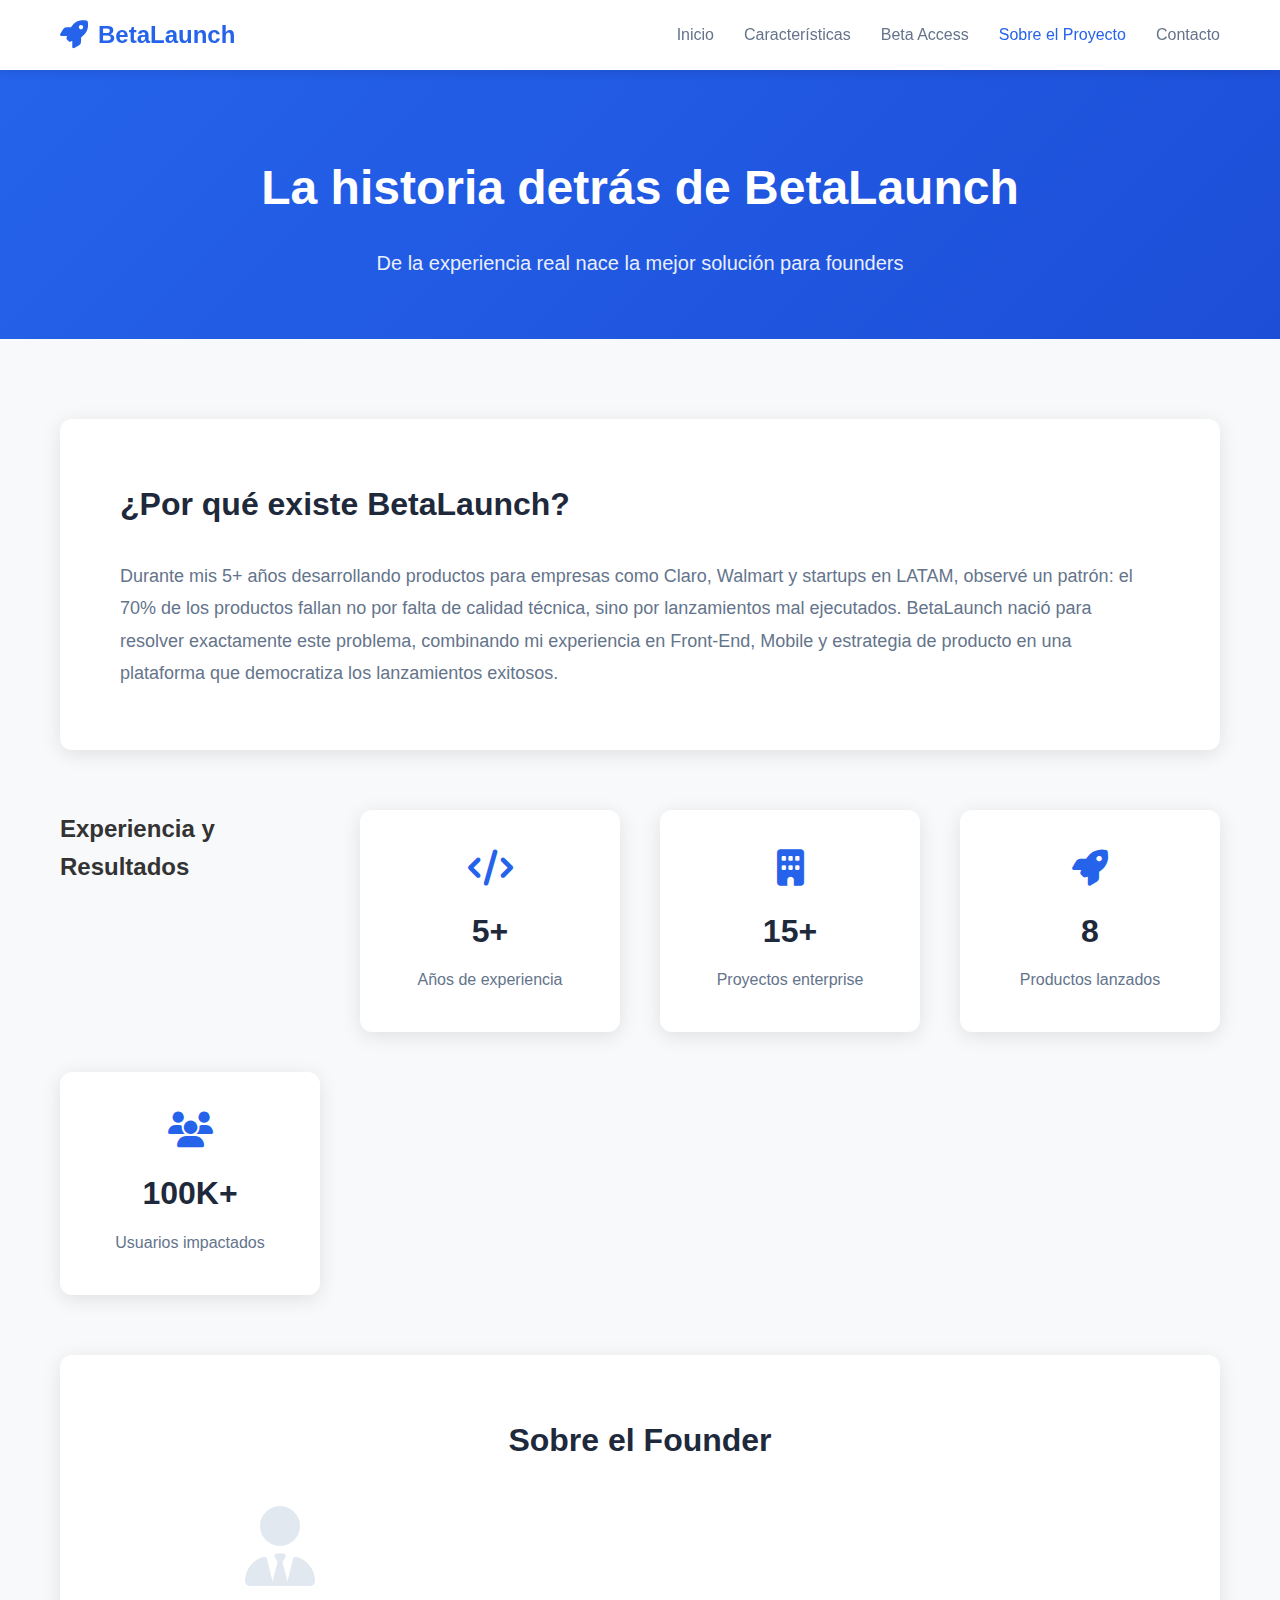
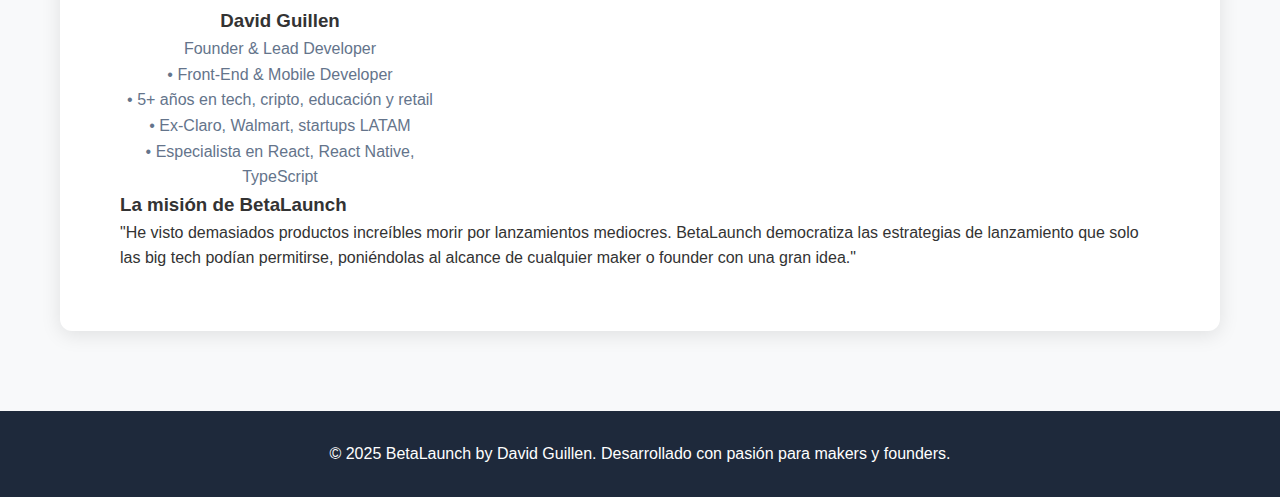
<file: about.html>
<!DOCTYPE html>
<html lang="es">
<head>
    <meta charset="UTF-8">
    <meta name="viewport" content="width=device-width, initial-scale=1.0">
    <title>La Historia de BetaLaunch - Sobre el Proyecto y David Guillen</title>
    <link rel="stylesheet" href="https://cdnjs.cloudflare.com/ajax/libs/font-awesome/6.4.0/css/all.min.css">
    <link rel="stylesheet" href="./css/style.css">
</head>
<body>
    <nav class="navbar">
        <div class="nav-container">
            <div class="nav-brand">
                <i class="fas fa-rocket"></i>
                <span>BetaLaunch</span>
            </div>
            <ul class="nav-menu">
                <li><a href="index.html">Inicio</a></li>
                <li><a href="features.html">Características</a></li>
                <li><a href="pricing.html">Beta Access</a></li>
                <li><a href="about.html" class="active">Sobre el Proyecto</a></li>
                <li><a href="contact.html">Contacto</a></li>
            </ul>
        </div>
    </nav>

    <main>
        <section class="page-header">
            <h1>La historia detrás de BetaLaunch</h1>
            <p>De la experiencia real nace la mejor solución para founders</p>
        </section>

        <section class="about-content">
            <div class="about-section">
                <h2>¿Por qué existe BetaLaunch?</h2>
                <p>Durante mis 5+ años desarrollando productos para empresas como Claro, Walmart y startups en LATAM, observé un patrón: el 70% de los productos fallan no por falta de calidad técnica, sino por lanzamientos mal ejecutados. BetaLaunch nació para resolver exactamente este problema, combinando mi experiencia en Front-End, Mobile y estrategia de producto en una plataforma que democratiza los lanzamientos exitosos.</p>
            </div>

            <div class="stats-section">
                <h2>Experiencia y Resultados</h2>
                <div class="stat-item">
                    <i class="fas fa-code"></i>
                    <h3>5+</h3>
                    <p>Años de experiencia</p>
                </div>
                <div class="stat-item">
                    <i class="fas fa-building"></i>
                    <h3>15+</h3>
                    <p>Proyectos enterprise</p>
                </div>
                <div class="stat-item">
                    <i class="fas fa-rocket"></i>
                    <h3>8</h3>
                    <p>Productos lanzados</p>
                </div>
                <div class="stat-item">
                    <i class="fas fa-users"></i>
                    <h3>100K+</h3>
                    <p>Usuarios impactados</p>
                </div>
            </div>

            <div class="team-section">
                <h2>Sobre el Founder</h2>
                <div class="team-grid">
                    <div class="team-member">
                        <i class="fas fa-user-tie"></i>
                        <h3>David Guillen</h3>
                        <p>Founder & Lead Developer</p>
                        <div class="team-member-details">
                            <p>• Front-End & Mobile Developer</p>
                            <p>• 5+ años en tech, cripto, educación y retail</p>
                            <p>• Ex-Claro, Walmart, startups LATAM</p>
                            <p>• Especialista en React, React Native, TypeScript</p>
                        </div>
                    </div>
                </div>
                
                <div class="mission-section">
                    <h3>La misión de BetaLaunch</h3>
                    <p class="mission-quote">
                        "He visto demasiados productos increíbles morir por lanzamientos mediocres. BetaLaunch democratiza las estrategias de lanzamiento que solo las big tech podían permitirse, poniéndolas al alcance de cualquier maker o founder con una gran idea."
                    </p>
                </div>
            </div>
        </section>
    </main>

    <footer class="footer">
        <p>&copy; 2025 BetaLaunch by David Guillen. Desarrollado con pasión para makers y founders.</p>
    </footer>

    <script src="./js/script.js"></script>
</body>
</html>
</file>
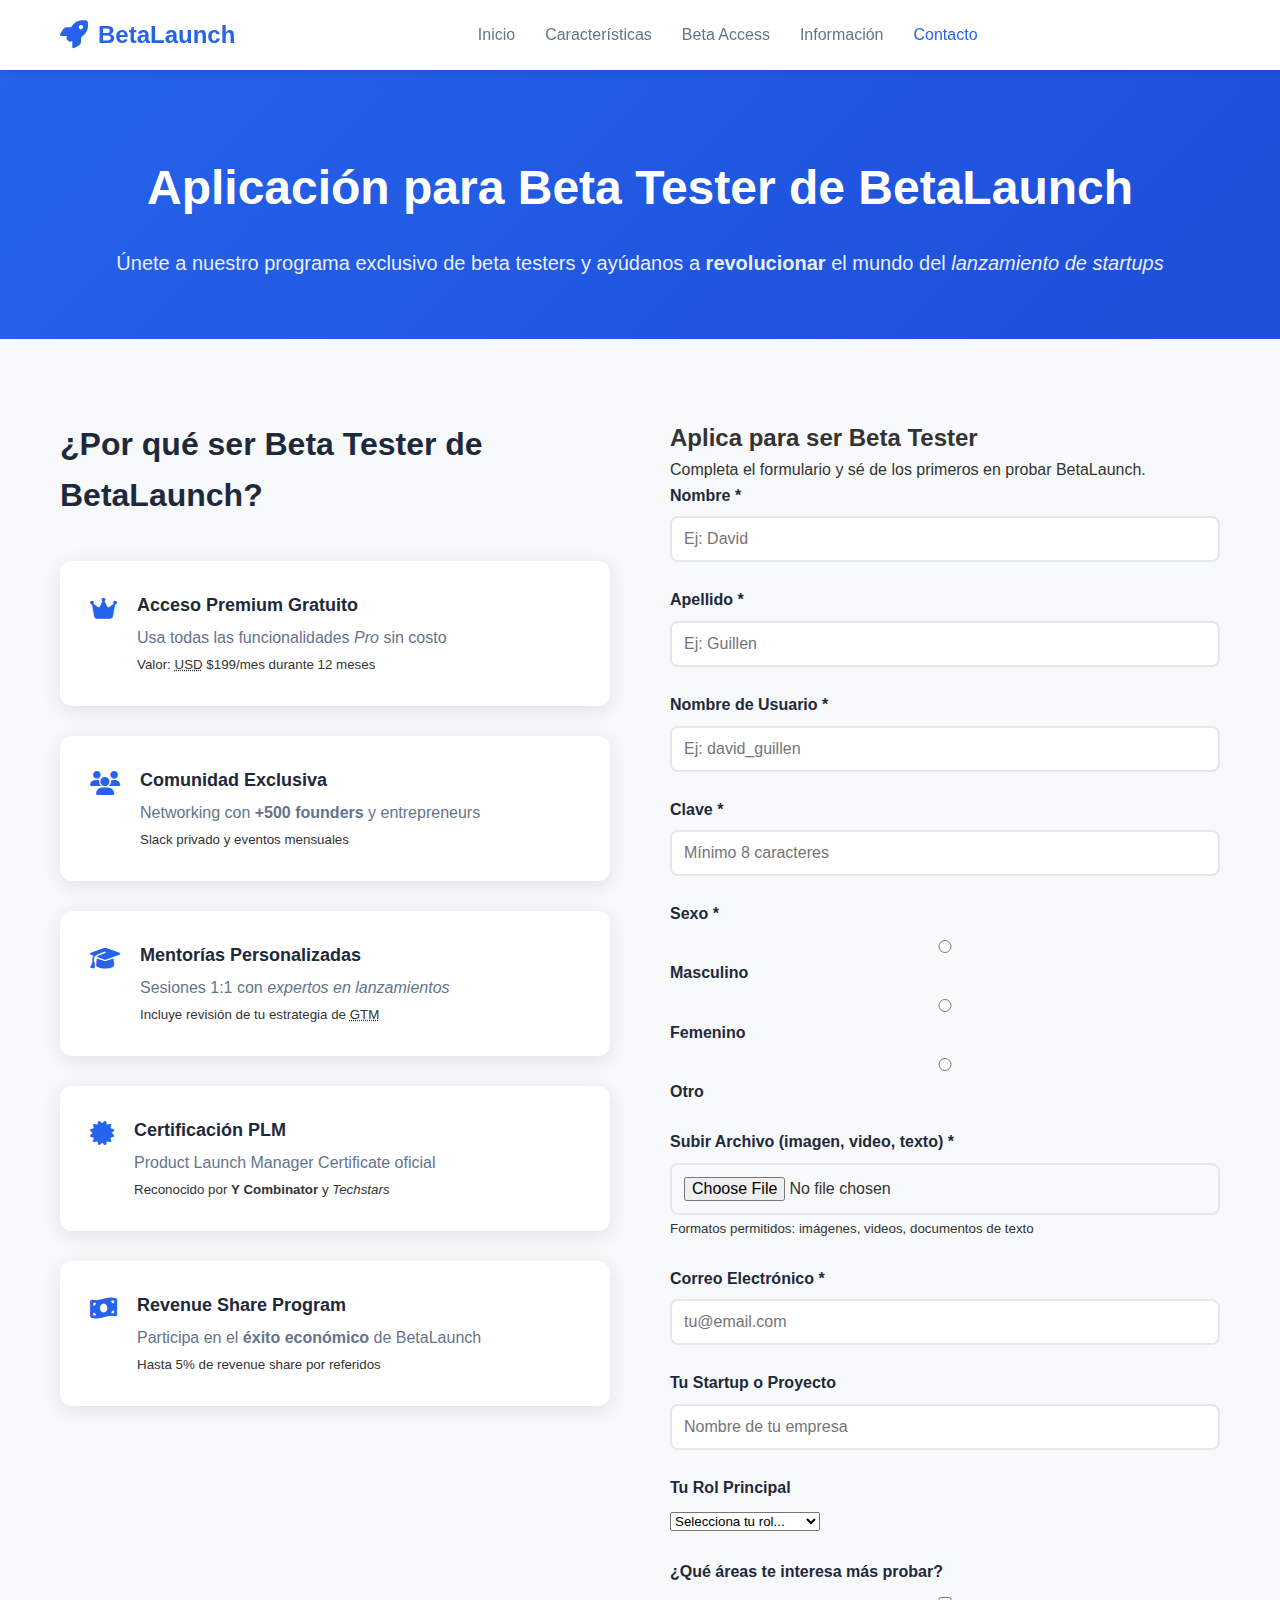
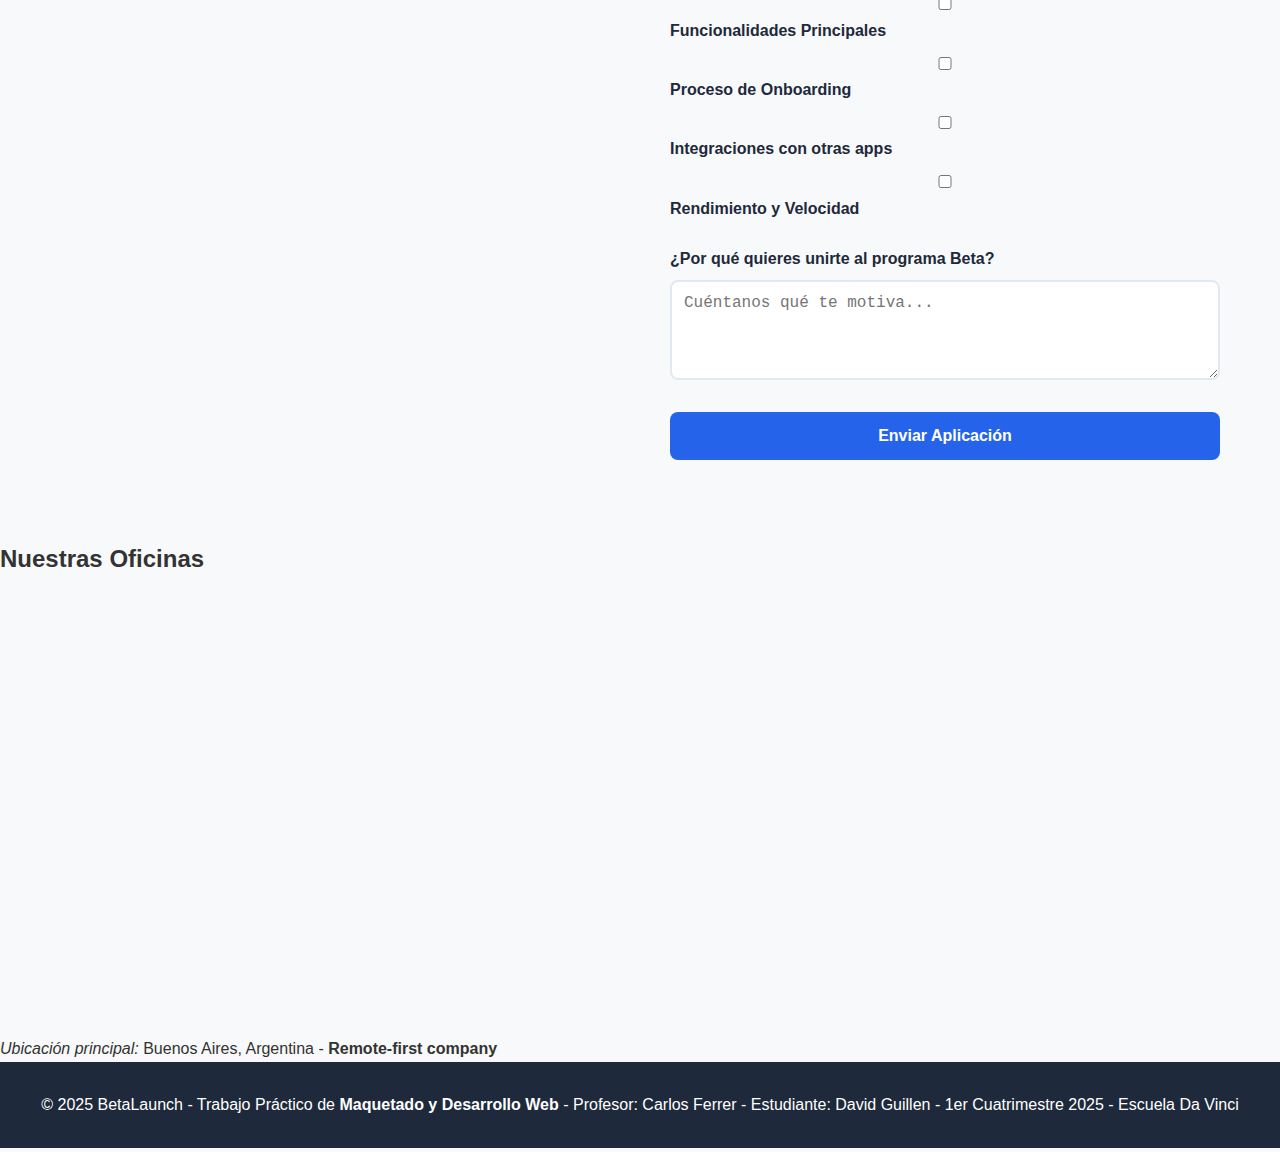
<file: contact.html>
<!DOCTYPE html>
<html lang="es">
  <head>
    <meta charset="UTF-8" />
    <meta name="viewport" content="width=device-width, initial-scale=1.0" />
    <title>
      Aplicación Beta Tester - Únete al programa BetaLaunch | Formulario de
      Contacto
    </title>
    <link
      rel="stylesheet"
      href="https://cdnjs.cloudflare.com/ajax/libs/font-awesome/6.4.0/css/all.min.css"
    />
    <link rel="stylesheet" href="./css/style.css" />
  </head>
  <body>
    <header>
      <nav class="navbar">
        <div class="nav-container">
          <div class="nav-brand">
            <i class="fas fa-rocket"></i>
            <span>BetaLaunch</span>
          </div>
          <ul class="nav-menu">
            <li><a href="index.html">Inicio</a></li>
            <li><a href="features.html">Características</a></li>
            <li><a href="pricing.html">Beta Access</a></li>
            <li><a href="informacion.html">Información</a></li>
            <li><a href="contact.html" class="active">Contacto</a></li>
          </ul>
          <div class="hamburger">
            <span></span>
            <span></span>
            <span></span>
          </div>
        </div>
      </nav>
    </header>

    <main>
      <section class="page-header">
        <h1>Aplicación para Beta Tester de BetaLaunch</h1>
        <p>
          Únete a nuestro programa exclusivo de beta testers y ayúdanos a
          <strong>revolucionar</strong> el mundo del
          <em>lanzamiento de startups</em>
        </p>
      </section>

      <section class="contact-content">
        <div class="contact-info">
          <h2>¿Por qué ser Beta Tester de BetaLaunch?</h2>
          <div class="contact-item">
            <i class="fas fa-crown"></i>
            <div>
              <h4><strong>Acceso Premium Gratuito</strong></h4>
              <p>Usa todas las funcionalidades <em>Pro</em> sin costo</p>
              <small
                >Valor: <abbr title="United States Dollar">USD</abbr> $199/mes
                durante 12 meses</small
              >
            </div>
          </div>
          <div class="contact-item">
            <i class="fas fa-users"></i>
            <div>
              <h4>Comunidad Exclusiva</h4>
              <p>
                Networking con <strong>+500 founders</strong> y entrepreneurs
              </p>
              <small>Slack privado y eventos mensuales</small>
            </div>
          </div>
          <div class="contact-item">
            <i class="fas fa-graduation-cap"></i>
            <div>
              <h4>Mentorías Personalizadas</h4>
              <p>Sesiones 1:1 con <em>expertos en lanzamientos</em></p>
              <small
                >Incluye revisión de tu estrategia de
                <abbr title="Go To Market">GTM</abbr></small
              >
            </div>
          </div>
          <div class="contact-item">
            <i class="fas fa-certificate"></i>
            <div>
              <h4>Certificación PLM</h4>
              <p>Product Launch Manager Certificate oficial</p>
              <small
                >Reconocido por <strong>Y Combinator</strong> y
                <em>Techstars</em></small
              >
            </div>
          </div>
          <div class="contact-item">
            <i class="fas fa-money-bill-wave"></i>
            <div>
              <h4>Revenue Share Program</h4>
              <p>
                Participa en el <strong>éxito económico</strong> de BetaLaunch
              </p>
              <small>Hasta 5% de revenue share por referidos</small>
            </div>
          </div>
        </div>

        <div class="contact-form-container glass-effect">
          <h2>Aplica para ser Beta Tester</h2>
          <p>
            Completa el formulario y sé de los primeros en probar BetaLaunch.
          </p>
          <form
            id="contactForm"
            action="gracias.html"
            method="POST"
            enctype="multipart/form-data"
          >
            <div class="form-group">
              <label for="nombre">Nombre *</label>
              <input
                type="text"
                id="nombre"
                name="nombre"
                placeholder="Ej: David"
                required
              />
            </div>
            <div class="form-group">
              <label for="apellido">Apellido *</label>
              <input
                type="text"
                id="apellido"
                name="apellido"
                placeholder="Ej: Guillen"
                required
              />
            </div>
            <div class="form-group">
              <label for="username">Nombre de Usuario *</label>
              <input
                type="text"
                id="username"
                name="username"
                placeholder="Ej: david_guillen"
                required
              />
            </div>
            <div class="form-group">
              <label for="password">Clave *</label>
              <input
                type="password"
                id="password"
                name="password"
                placeholder="Mínimo 8 caracteres"
                required
                minlength="8"
              />
            </div>
            <div class="form-group">
              <label>Sexo *</label>
              <div class="radio-group">
                <div>
                  <input
                    type="radio"
                    id="sexo-m"
                    name="sexo"
                    value="masculino"
                    required
                  />
                  <label for="sexo-m">Masculino</label>
                </div>
                <div>
                  <input
                    type="radio"
                    id="sexo-f"
                    name="sexo"
                    value="femenino"
                  />
                  <label for="sexo-f">Femenino</label>
                </div>
                <div>
                  <input type="radio" id="sexo-o" name="sexo" value="otro" />
                  <label for="sexo-o">Otro</label>
                </div>
              </div>
            </div>
            <div class="form-group">
              <label for="archivo"
                >Subir Archivo (imagen, video, texto) *</label
              >
              <input
                type="file"
                id="archivo"
                name="archivo"
                accept="image/*,video/*,.txt,.pdf,.doc,.docx"
                required
              />
              <small
                >Formatos permitidos: imágenes, videos, documentos de
                texto</small
              >
            </div>
            <div class="form-group">
              <label for="email">Correo Electrónico *</label>
              <input
                type="email"
                id="email"
                name="email"
                placeholder="tu@email.com"
                required
              />
            </div>
            <div class="form-group">
              <label for="company">Tu Startup o Proyecto</label>
              <input
                type="text"
                id="company"
                name="company"
                placeholder="Nombre de tu empresa"
              />
            </div>
            <div class="form-group">
              <label for="role">Tu Rol Principal</label>
              <select id="role" name="role" required>
                <option value="" disabled selected>Selecciona tu rol...</option>
                <option value="founder">Founder / CEO</option>
                <option value="developer">Developer / Ingeniero</option>
                <option value="designer">Diseñador UX/UI</option>
                <option value="pm">Product Manager</option>
                <option value="marketer">Marketing / Growth</option>
                <option value="other">Otro</option>
              </select>
            </div>
            <div class="form-group">
              <label>¿Qué áreas te interesa más probar?</label>
              <div class="checkbox-group">
                <div>
                  <input
                    type="checkbox"
                    id="interest-features"
                    name="interests[]"
                    value="features"
                  />
                  <label for="interest-features"
                    >Funcionalidades Principales</label
                  >
                </div>
                <div>
                  <input
                    type="checkbox"
                    id="interest-onboarding"
                    name="interests[]"
                    value="onboarding"
                  />
                  <label for="interest-onboarding">Proceso de Onboarding</label>
                </div>
                <div>
                  <input
                    type="checkbox"
                    id="interest-integrations"
                    name="interests[]"
                    value="integrations"
                  />
                  <label for="interest-integrations"
                    >Integraciones con otras apps</label
                  >
                </div>
                <div>
                  <input
                    type="checkbox"
                    id="interest-performance"
                    name="interests[]"
                    value="performance"
                  />
                  <label for="interest-performance"
                    >Rendimiento y Velocidad</label
                  >
                </div>
              </div>
            </div>
            <div class="form-group">
              <label for="motivation"
                >¿Por qué quieres unirte al programa Beta?</label
              >
              <textarea
                id="motivation"
                name="motivation"
                rows="4"
                placeholder="Cuéntanos qué te motiva..."
                required
              ></textarea>
            </div>
            <button type="submit" class="btn-primary" style="width: 100%">
              Enviar Aplicación
            </button>
          </form>
        </div>
      </section>

      <section class="location-section">
        <h2>Nuestras Oficinas</h2>
        <div class="map-container">
          <iframe
            src="https://www.google.com/maps/embed?pb=!1m18!1m12!1m3!1d13137.573535852835!2d-58.4480853340838!3d-34.59421281101577!2m3!1f0!2f0!3f0!3m2!1i1024!2i768!4f13.1!3m3!1m2!1s0x95bccbd7c44cfb4b%3A0x9914970e341659c!2sACO%20Workspace!5e0!3m2!1sen!2sar!4v1754432434380!5m2!1sen!2sar"
            width="600"
            height="450"
            style="border: 0"
            allowfullscreen=""
            loading="lazy"
            referrerpolicy="no-referrer-when-downgrade"
          ></iframe>
          <p>
            <em>Ubicación principal:</em> Buenos Aires, Argentina -
            <strong>Remote-first company</strong>
          </p>
        </div>
      </section>
    </main>

    <footer class="footer">
      <p>
        &copy; 2025 BetaLaunch - Trabajo Práctico de
        <strong>Maquetado y Desarrollo Web</strong> - Profesor: Carlos Ferrer -
        Estudiante: David Guillen - 1er Cuatrimestre 2025 - Escuela Da Vinci
      </p>
    </footer>

    <script src="./js/script.js"></script>
  </body>
</html>
</file>
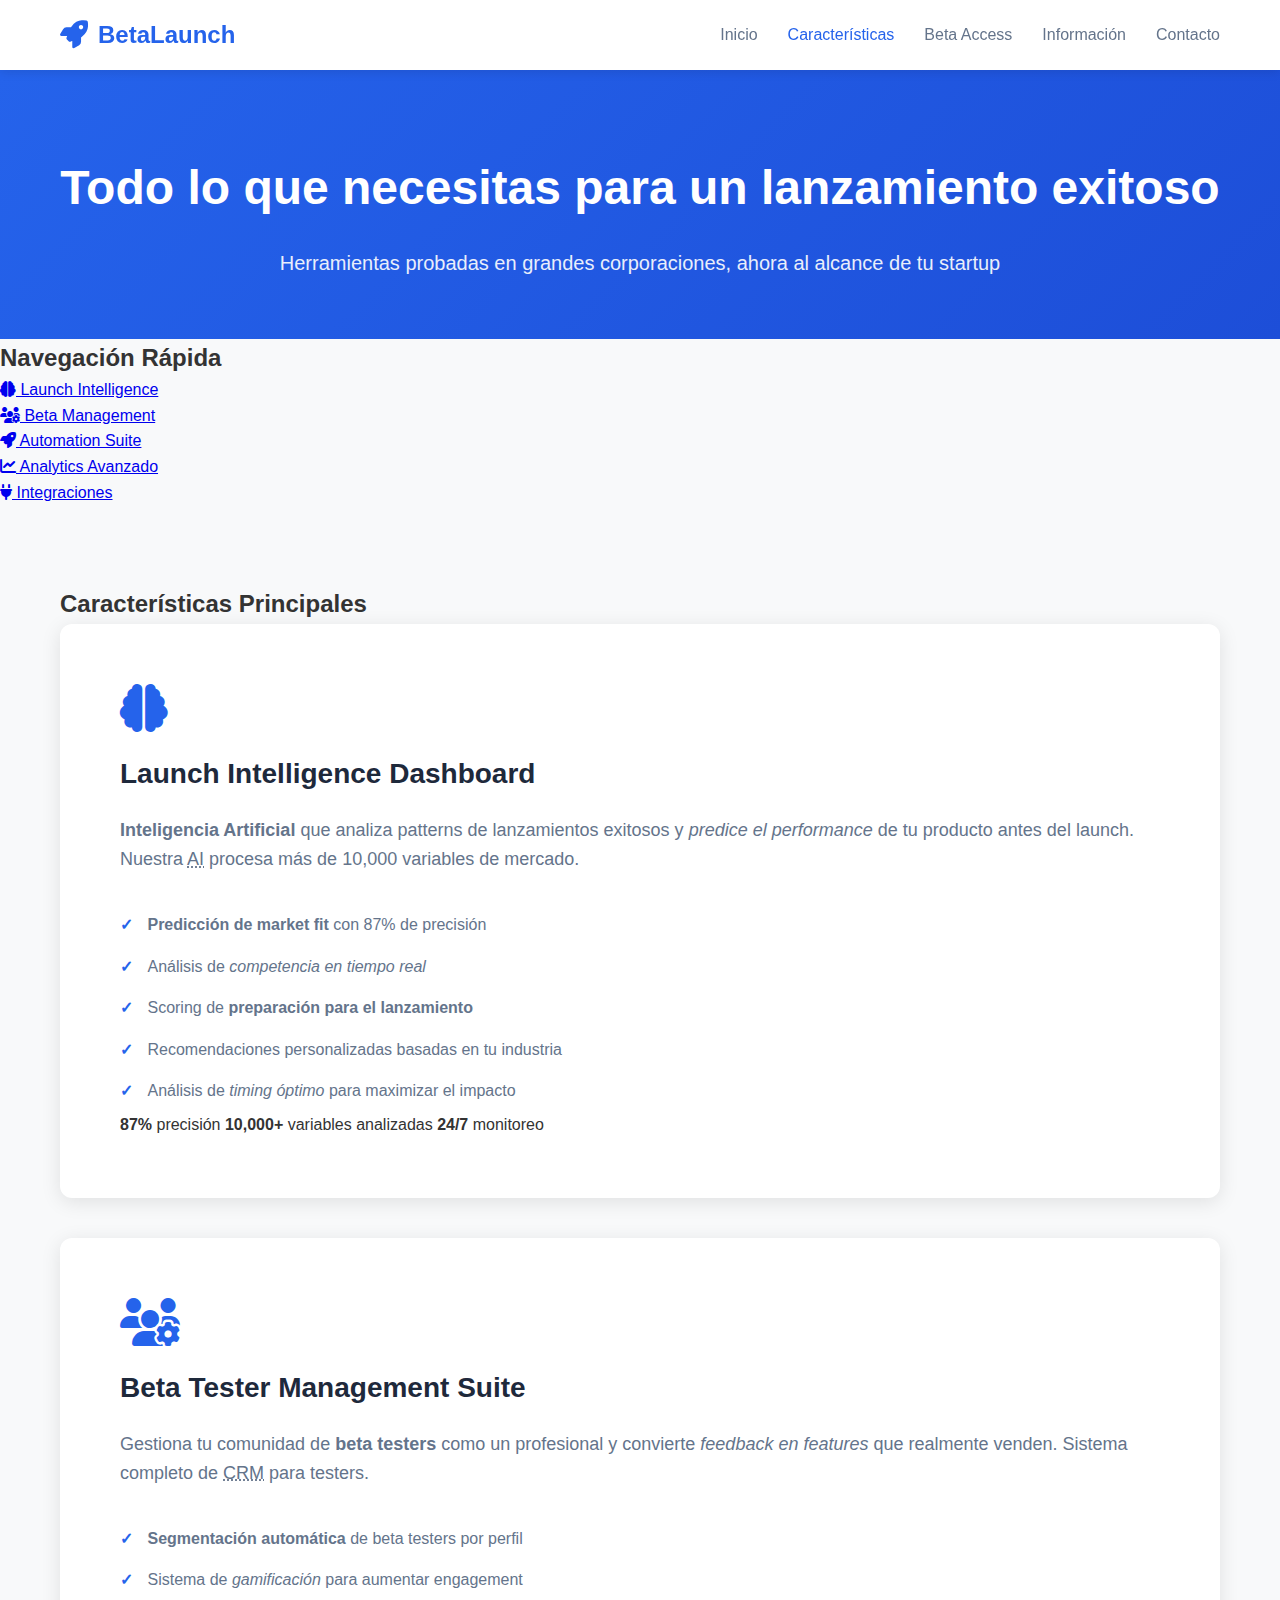
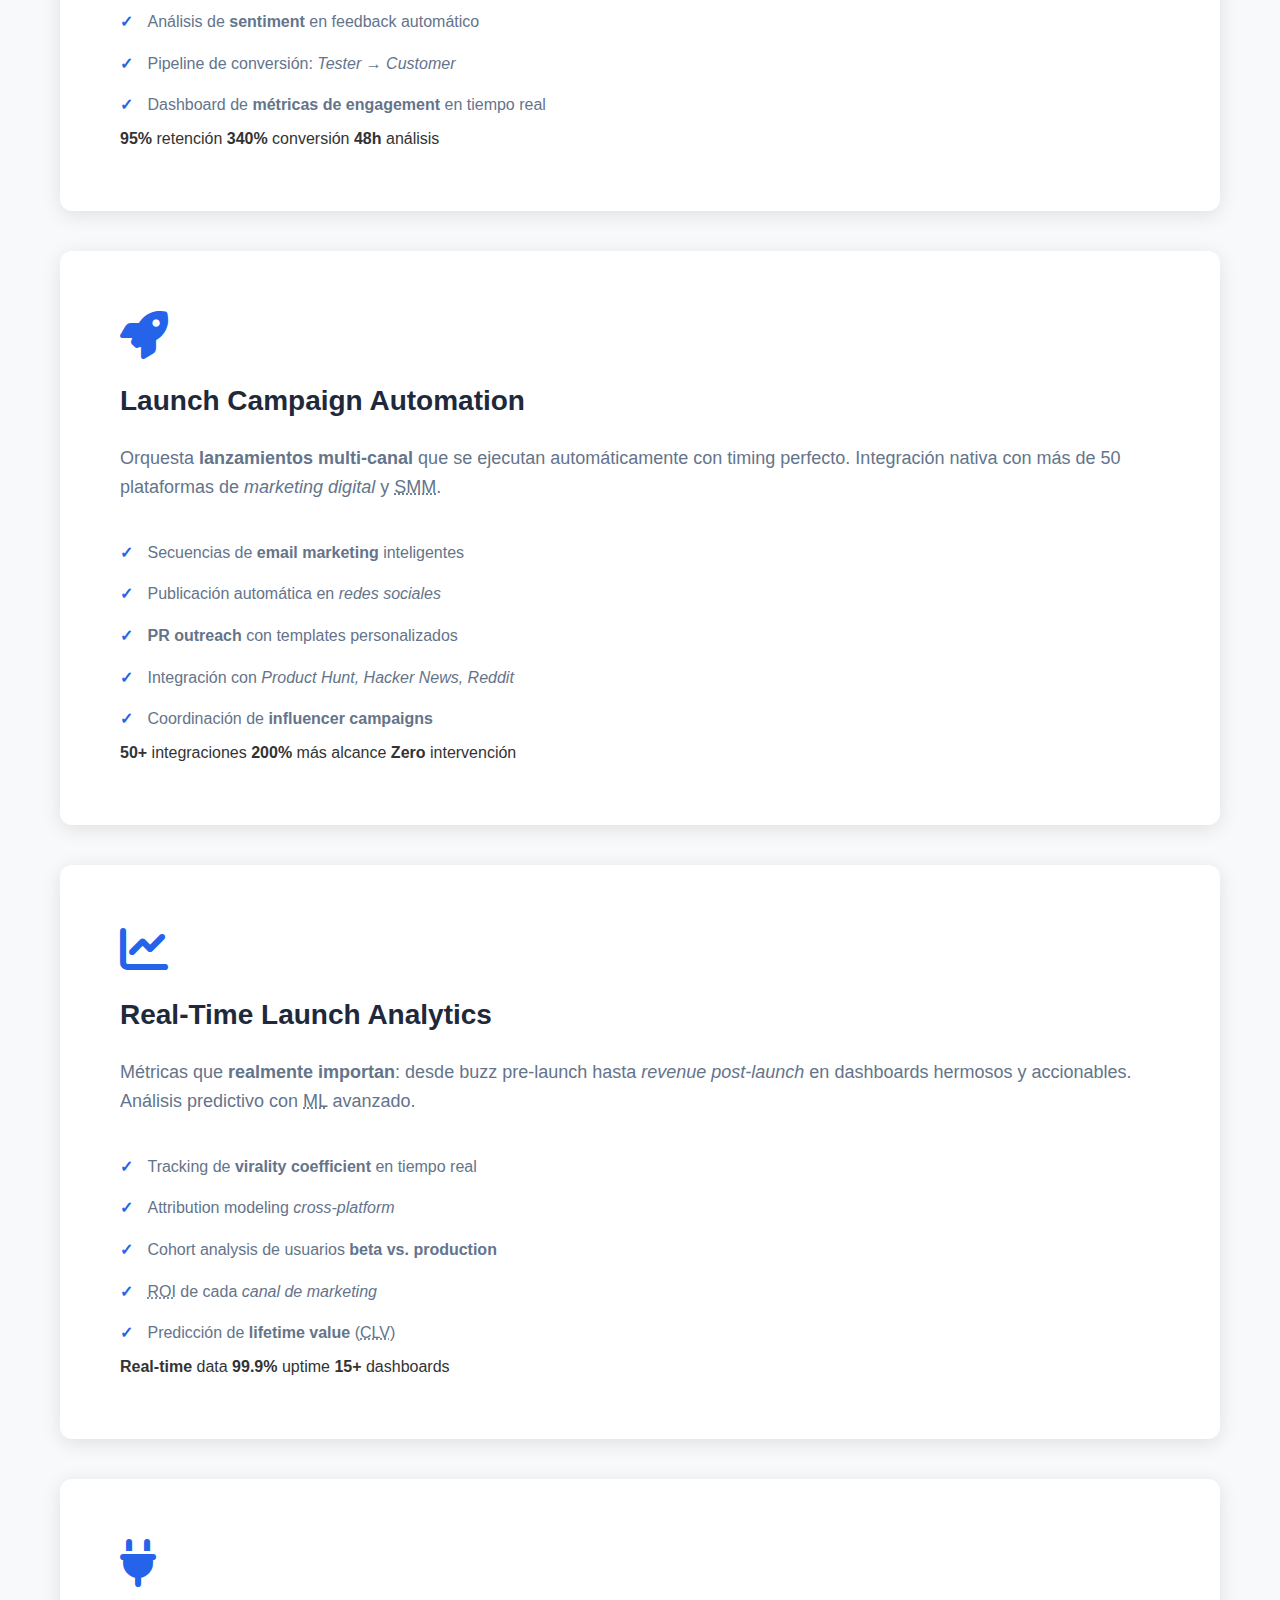
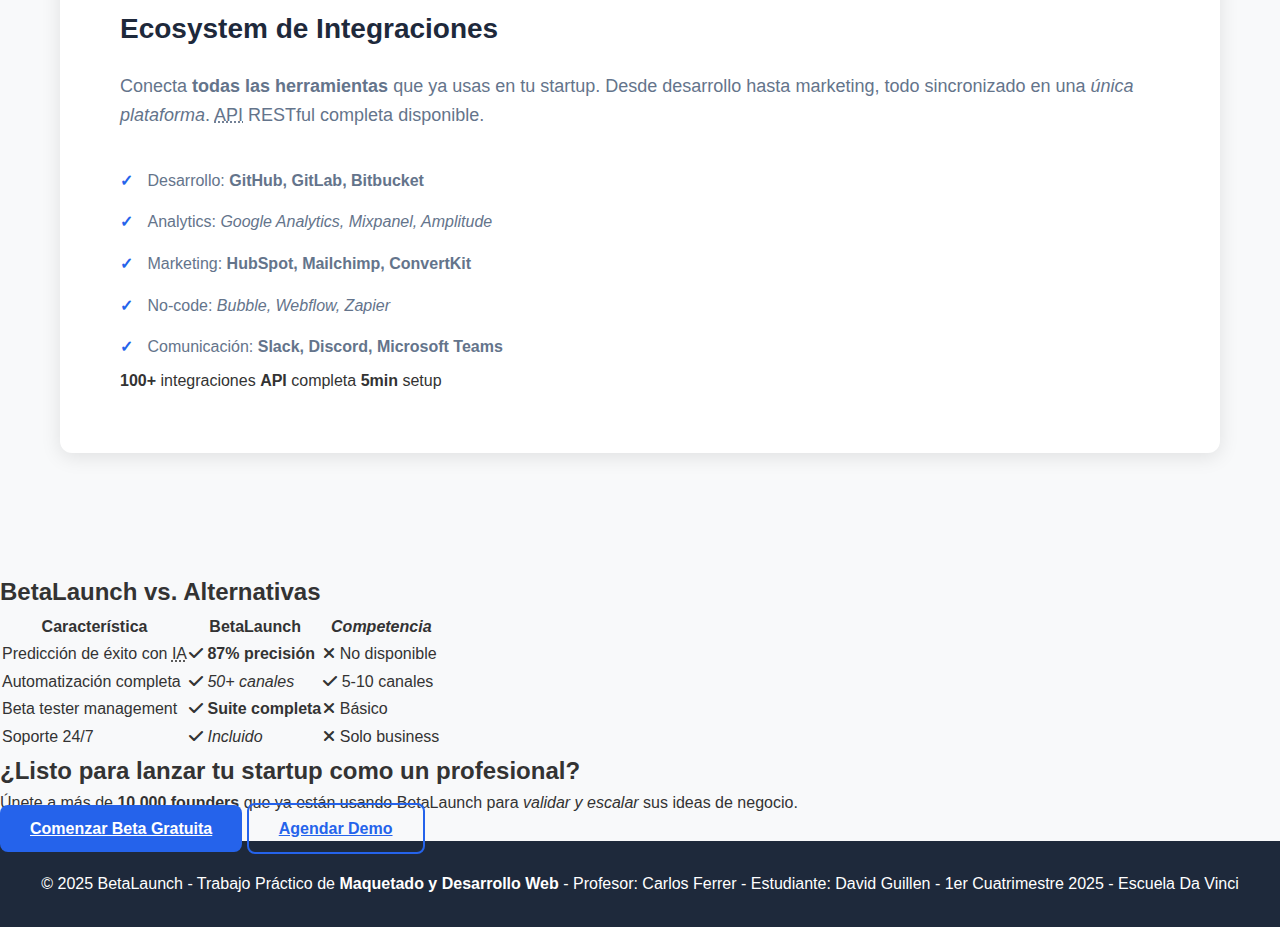
<file: features.html>
<!DOCTYPE html>
<html lang="es">
  <head>
    <meta charset="UTF-8" />
    <meta name="viewport" content="width=device-width, initial-scale=1.0" />
    <title>
      Características - Herramientas para Lanzamiento Exitoso | BetaLaunch
    </title>
    <link
      rel="stylesheet"
      href="https://cdnjs.cloudflare.com/ajax/libs/font-awesome/6.4.0/css/all.min.css"
    />
    <link rel="stylesheet" href="./css/style.css" />
  </head>
  <body>
    <nav class="navbar">
      <div class="nav-container">
        <div class="nav-brand">
          <i class="fas fa-rocket"></i>
          <span>BetaLaunch</span>
        </div>
        <ul class="nav-menu">
          <li><a href="index.html">Inicio</a></li>
          <li><a href="features.html" class="active">Características</a></li>
          <li><a href="pricing.html">Beta Access</a></li>
          <li><a href="informacion.html">Información</a></li>
          <li><a href="contact.html">Contacto</a></li>
        </ul>
      </div>
    </nav>

    <main>
      <section class="page-header">
        <h1>Todo lo que necesitas para un lanzamiento exitoso</h1>
        <p>
          Herramientas probadas en grandes corporaciones, ahora al alcance de tu
          startup
        </p>
      </section>

      <!-- Menú de navegación con anclas -->
      <section class="features-navigation">
        <h2>Navegación Rápida</h2>
        <nav class="anchor-menu" aria-label="Navegación de características">
          <ul>
            <li>
              <a href="#launch-intelligence"
                ><i class="fas fa-brain"></i> Launch Intelligence</a
              >
            </li>
            <li>
              <a href="#beta-management"
                ><i class="fas fa-users-cog"></i> Beta Management</a
              >
            </li>
            <li>
              <a href="#automation"
                ><i class="fas fa-rocket"></i> Automation Suite</a
              >
            </li>
            <li>
              <a href="#analytics"
                ><i class="fas fa-chart-line"></i> Analytics Avanzado</a
              >
            </li>
            <li>
              <a href="#integrations"
                ><i class="fas fa-plug"></i> Integraciones</a
              >
            </li>
          </ul>
        </nav>
      </section>

      <section class="features-detailed">
        <h2>Características Principales</h2>

        <!-- Característica 1: Launch Intelligence -->
        <div class="feature-row" id="launch-intelligence">
          <div class="feature-info">
            <i class="fas fa-brain"></i>
            <h3>Launch Intelligence Dashboard</h3>
            <p>
              <strong>Inteligencia Artificial</strong> que analiza patterns de
              lanzamientos exitosos y <em>predice el performance</em> de tu
              producto antes del launch. Nuestra
              <abbr title="Artificial Intelligence">AI</abbr> procesa más de
              10,000 variables de mercado.
            </p>
            <ul>
              <li>
                <strong>Predicción de market fit</strong> con 87% de precisión
              </li>
              <li>Análisis de <em>competencia en tiempo real</em></li>
              <li>
                Scoring de <strong>preparación para el lanzamiento</strong>
              </li>
              <li>Recomendaciones personalizadas basadas en tu industria</li>
              <li>
                Análisis de <em>timing óptimo</em> para maximizar el impacto
              </li>
            </ul>
            <div class="feature-stats">
              <span class="stat"><strong>87%</strong> precisión</span>
              <span class="stat"
                ><strong>10,000+</strong> variables analizadas</span
              >
              <span class="stat"><strong>24/7</strong> monitoreo</span>
            </div>
          </div>
        </div>

        <!-- Característica 2: Beta Management -->
        <div class="feature-row" id="beta-management">
          <div class="feature-info">
            <i class="fas fa-users-cog"></i>
            <h3>Beta Tester Management Suite</h3>
            <p>
              Gestiona tu comunidad de <strong>beta testers</strong> como un
              profesional y convierte <em>feedback en features</em> que
              realmente venden. Sistema completo de
              <abbr title="Customer Relationship Management">CRM</abbr> para
              testers.
            </p>
            <ul>
              <li>
                <strong>Segmentación automática</strong> de beta testers por
                perfil
              </li>
              <li>Sistema de <em>gamificación</em> para aumentar engagement</li>
              <li>
                Análisis de <strong>sentiment</strong> en feedback automático
              </li>
              <li>Pipeline de conversión: <em>Tester → Customer</em></li>
              <li>
                Dashboard de <strong>métricas de engagement</strong> en tiempo
                real
              </li>
            </ul>
            <div class="feature-stats">
              <span class="stat"><strong>95%</strong> retención</span>
              <span class="stat"><strong>340%</strong> conversión</span>
              <span class="stat"><strong>48h</strong> análisis</span>
            </div>
          </div>
        </div>

        <!-- Característica 3: Automation Suite -->
        <div class="feature-row" id="automation">
          <div class="feature-info">
            <i class="fas fa-rocket"></i>
            <h3>Launch Campaign Automation</h3>
            <p>
              Orquesta <strong>lanzamientos multi-canal</strong> que se ejecutan
              automáticamente con timing perfecto. Integración nativa con más de
              50 plataformas de <em>marketing digital</em> y
              <abbr title="Social Media Management">SMM</abbr>.
            </p>
            <ul>
              <li>
                Secuencias de <strong>email marketing</strong> inteligentes
              </li>
              <li>Publicación automática en <em>redes sociales</em></li>
              <li><strong>PR outreach</strong> con templates personalizados</li>
              <li>
                Integración con <em>Product Hunt, Hacker News, Reddit</em>
              </li>
              <li>Coordinación de <strong>influencer campaigns</strong></li>
            </ul>
            <div class="feature-stats">
              <span class="stat"><strong>50+</strong> integraciones</span>
              <span class="stat"><strong>200%</strong> más alcance</span>
              <span class="stat"><strong>Zero</strong> intervención</span>
            </div>
          </div>
        </div>

        <!-- Característica 4: Analytics Avanzado -->
        <div class="feature-row" id="analytics">
          <div class="feature-info">
            <i class="fas fa-chart-line"></i>
            <h3>Real-Time Launch Analytics</h3>
            <p>
              Métricas que <strong>realmente importan</strong>: desde buzz
              pre-launch hasta <em>revenue post-launch</em> en dashboards
              hermosos y accionables. Análisis predictivo con
              <abbr title="Machine Learning">ML</abbr> avanzado.
            </p>
            <ul>
              <li>
                Tracking de <strong>virality coefficient</strong> en tiempo real
              </li>
              <li>Attribution modeling <em>cross-platform</em></li>
              <li>
                Cohort analysis de usuarios <strong>beta vs. production</strong>
              </li>
              <li>
                <abbr title="Return on Investment">ROI</abbr> de cada
                <em>canal de marketing</em>
              </li>
              <li>
                Predicción de <strong>lifetime value</strong> (<abbr
                  title="Customer Lifetime Value"
                  >CLV</abbr
                >)
              </li>
            </ul>
            <div class="feature-stats">
              <span class="stat"><strong>Real-time</strong> data</span>
              <span class="stat"><strong>99.9%</strong> uptime</span>
              <span class="stat"><strong>15+</strong> dashboards</span>
            </div>
          </div>
        </div>

        <!-- Característica 5: Integraciones -->
        <div class="feature-row" id="integrations">
          <div class="feature-info">
            <i class="fas fa-plug"></i>
            <h3>Ecosystem de Integraciones</h3>
            <p>
              Conecta <strong>todas las herramientas</strong> que ya usas en tu
              startup. Desde desarrollo hasta marketing, todo sincronizado en
              una <em>única plataforma</em>.
              <abbr title="Application Programming Interface">API</abbr> RESTful
              completa disponible.
            </p>
            <ul>
              <li>Desarrollo: <strong>GitHub, GitLab, Bitbucket</strong></li>
              <li>Analytics: <em>Google Analytics, Mixpanel, Amplitude</em></li>
              <li>
                Marketing: <strong>HubSpot, Mailchimp, ConvertKit</strong>
              </li>
              <li>No-code: <em>Bubble, Webflow, Zapier</em></li>
              <li>
                Comunicación: <strong>Slack, Discord, Microsoft Teams</strong>
              </li>
            </ul>
            <div class="feature-stats">
              <span class="stat"><strong>100+</strong> integraciones</span>
              <span class="stat"><strong>API</strong> completa</span>
              <span class="stat"><strong>5min</strong> setup</span>
            </div>
          </div>
        </div>
      </section>

      <!-- Sección de comparación -->
      <section class="comparison-section">
        <h2>BetaLaunch vs. Alternativas</h2>
        <div class="comparison-table">
          <table>
            <thead>
              <tr>
                <th>Característica</th>
                <th><strong>BetaLaunch</strong></th>
                <th><em>Competencia</em></th>
              </tr>
            </thead>
            <tbody>
              <tr>
                <td>
                  Predicción de éxito con
                  <abbr title="Inteligencia Artificial">IA</abbr>
                </td>
                <td>
                  <i class="fas fa-check success-icon"></i>
                  <strong>87% precisión</strong>
                </td>
                <td><i class="fas fa-times error-icon"></i> No disponible</td>
              </tr>
              <tr>
                <td>Automatización completa</td>
                <td>
                  <i class="fas fa-check success-icon"></i> <em>50+ canales</em>
                </td>
                <td><i class="fas fa-check success-icon"></i> 5-10 canales</td>
              </tr>
              <tr>
                <td>Beta tester management</td>
                <td>
                  <i class="fas fa-check success-icon"></i>
                  <strong>Suite completa</strong>
                </td>
                <td><i class="fas fa-times error-icon"></i> Básico</td>
              </tr>
              <tr>
                <td>Soporte 24/7</td>
                <td>
                  <i class="fas fa-check success-icon"></i> <em>Incluido</em>
                </td>
                <td><i class="fas fa-times error-icon"></i> Solo business</td>
              </tr>
            </tbody>
          </table>
        </div>
      </section>

      <!-- Call to action -->
      <section class="cta-section">
        <h2>¿Listo para lanzar tu startup como un profesional?</h2>
        <p>
          Únete a más de <strong>10,000 founders</strong> que ya están usando
          BetaLaunch para <em>validar y escalar</em> sus ideas de negocio.
        </p>
        <div class="cta-buttons">
          <a href="pricing.html" class="btn-primary">Comenzar Beta Gratuita</a>
          <a href="contact.html" class="btn-secondary">Agendar Demo</a>
        </div>
      </section>
    </main>

    <footer class="footer">
      <p>
        &copy; 2025 BetaLaunch - Trabajo Práctico de
        <strong>Maquetado y Desarrollo Web</strong> - Profesor: Carlos Ferrer -
        Estudiante: David Guillen - 1er Cuatrimestre 2025 - Escuela Da Vinci
      </p>
    </footer>

    <script src="./js/script.js"></script>
  </body>
</html>
</file>
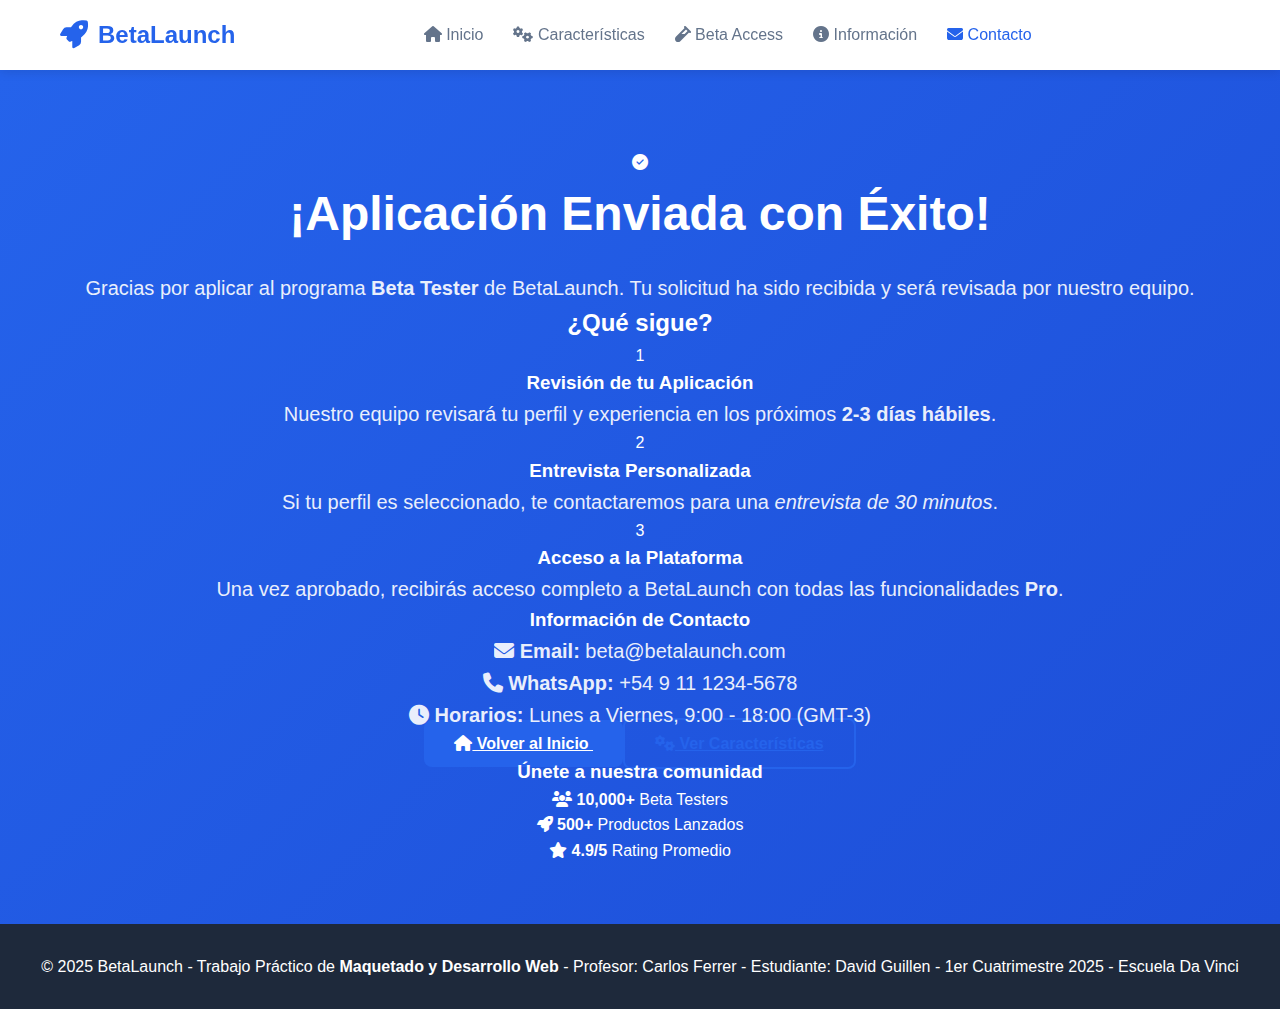
<file: gracias.html>
<!DOCTYPE html>
<html lang="es">
  <head>
    <meta charset="UTF-8" />
    <meta name="viewport" content="width=device-width, initial-scale=1.0" />
    <title>¡Gracias por tu Aplicación! - BetaLaunch</title>
    <meta
      name="description"
      content="Tu aplicación para ser Beta Tester de BetaLaunch ha sido recibida exitosamente"
    />
    <link
      rel="stylesheet"
      href="https://cdnjs.cloudflare.com/ajax/libs/font-awesome/6.4.0/css/all.min.css"
    />
    <link rel="stylesheet" href="./css/style.css" />
  </head>
  <body>
    <header>
      <nav class="navbar">
        <div class="nav-container">
          <div class="nav-brand">
            <i class="fas fa-rocket"></i>
            <span>BetaLaunch</span>
          </div>
          <ul class="nav-menu">
            <li>
              <a href="index.html"><i class="fas fa-home"></i> Inicio</a>
            </li>
            <li>
              <a href="features.html"
                ><i class="fas fa-cogs"></i> Características</a
              >
            </li>
            <li>
              <a href="pricing.html"><i class="fas fa-vial"></i> Beta Access</a>
            </li>
            <li>
              <a href="informacion.html"
                ><i class="fas fa-info-circle"></i> Información</a
              >
            </li>
            <li>
              <a href="contact.html" class="active"
                ><i class="fas fa-envelope"></i> Contacto</a
              >
            </li>
          </ul>
          <div class="hamburger">
            <span></span>
            <span></span>
            <span></span>
          </div>
        </div>
      </nav>
    </header>

    <main>
      <section class="page-header">
        <div class="success-container glass-effect">
          <div class="success-icon-large">
            <i class="fas fa-check-circle"></i>
          </div>
          <h1>¡Aplicación Enviada con Éxito!</h1>
          <p class="success-message">
            Gracias por aplicar al programa <strong>Beta Tester</strong> de
            BetaLaunch. Tu solicitud ha sido recibida y será revisada por
            nuestro equipo.
          </p>

          <div class="next-steps">
            <h2>¿Qué sigue?</h2>
            <div class="steps-grid">
              <div class="step-item">
                <div class="step-number">1</div>
                <div class="step-content">
                  <h3>Revisión de tu Aplicación</h3>
                  <p>
                    Nuestro equipo revisará tu perfil y experiencia en los
                    próximos <strong>2-3 días hábiles</strong>.
                  </p>
                </div>
              </div>
              <div class="step-item">
                <div class="step-number">2</div>
                <div class="step-content">
                  <h3>Entrevista Personalizada</h3>
                  <p>
                    Si tu perfil es seleccionado, te contactaremos para una
                    <em>entrevista de 30 minutos</em>.
                  </p>
                </div>
              </div>
              <div class="step-item">
                <div class="step-number">3</div>
                <div class="step-content">
                  <h3>Acceso a la Plataforma</h3>
                  <p>
                    Una vez aprobado, recibirás acceso completo a BetaLaunch con
                    todas las funcionalidades <strong>Pro</strong>.
                  </p>
                </div>
              </div>
            </div>
          </div>

          <div class="contact-info-summary">
            <h3>Información de Contacto</h3>
            <p>
              <i class="fas fa-envelope"></i>
              <strong>Email:</strong> beta@betalaunch.com
            </p>
            <p>
              <i class="fas fa-phone"></i> <strong>WhatsApp:</strong> +54 9 11
              1234-5678
            </p>
            <p>
              <i class="fas fa-clock"></i> <strong>Horarios:</strong> Lunes a
              Viernes, 9:00 - 18:00 (GMT-3)
            </p>
          </div>

          <div class="action-buttons">
            <a href="index.html" class="btn-primary">
              <i class="fas fa-home"></i> Volver al Inicio
            </a>
            <a href="features.html" class="btn-secondary">
              <i class="fas fa-cogs"></i> Ver Características
            </a>
          </div>

          <div class="social-proof">
            <h3>Únete a nuestra comunidad</h3>
            <div class="social-stats">
              <div class="stat">
                <i class="fas fa-users"></i>
                <strong>10,000+</strong>
                <span>Beta Testers</span>
              </div>
              <div class="stat">
                <i class="fas fa-rocket"></i>
                <strong>500+</strong>
                <span>Productos Lanzados</span>
              </div>
              <div class="stat">
                <i class="fas fa-star"></i>
                <strong>4.9/5</strong>
                <span>Rating Promedio</span>
              </div>
            </div>
          </div>
        </div>
      </section>
    </main>

    <footer class="footer">
      <p>
        &copy; 2025 BetaLaunch - Trabajo Práctico de
        <strong>Maquetado y Desarrollo Web</strong> - Profesor: Carlos Ferrer -
        Estudiante: David Guillen - 1er Cuatrimestre 2025 - Escuela Da Vinci
      </p>
    </footer>

    <script src="./js/script.js"></script>
  </body>
</html>
</file>
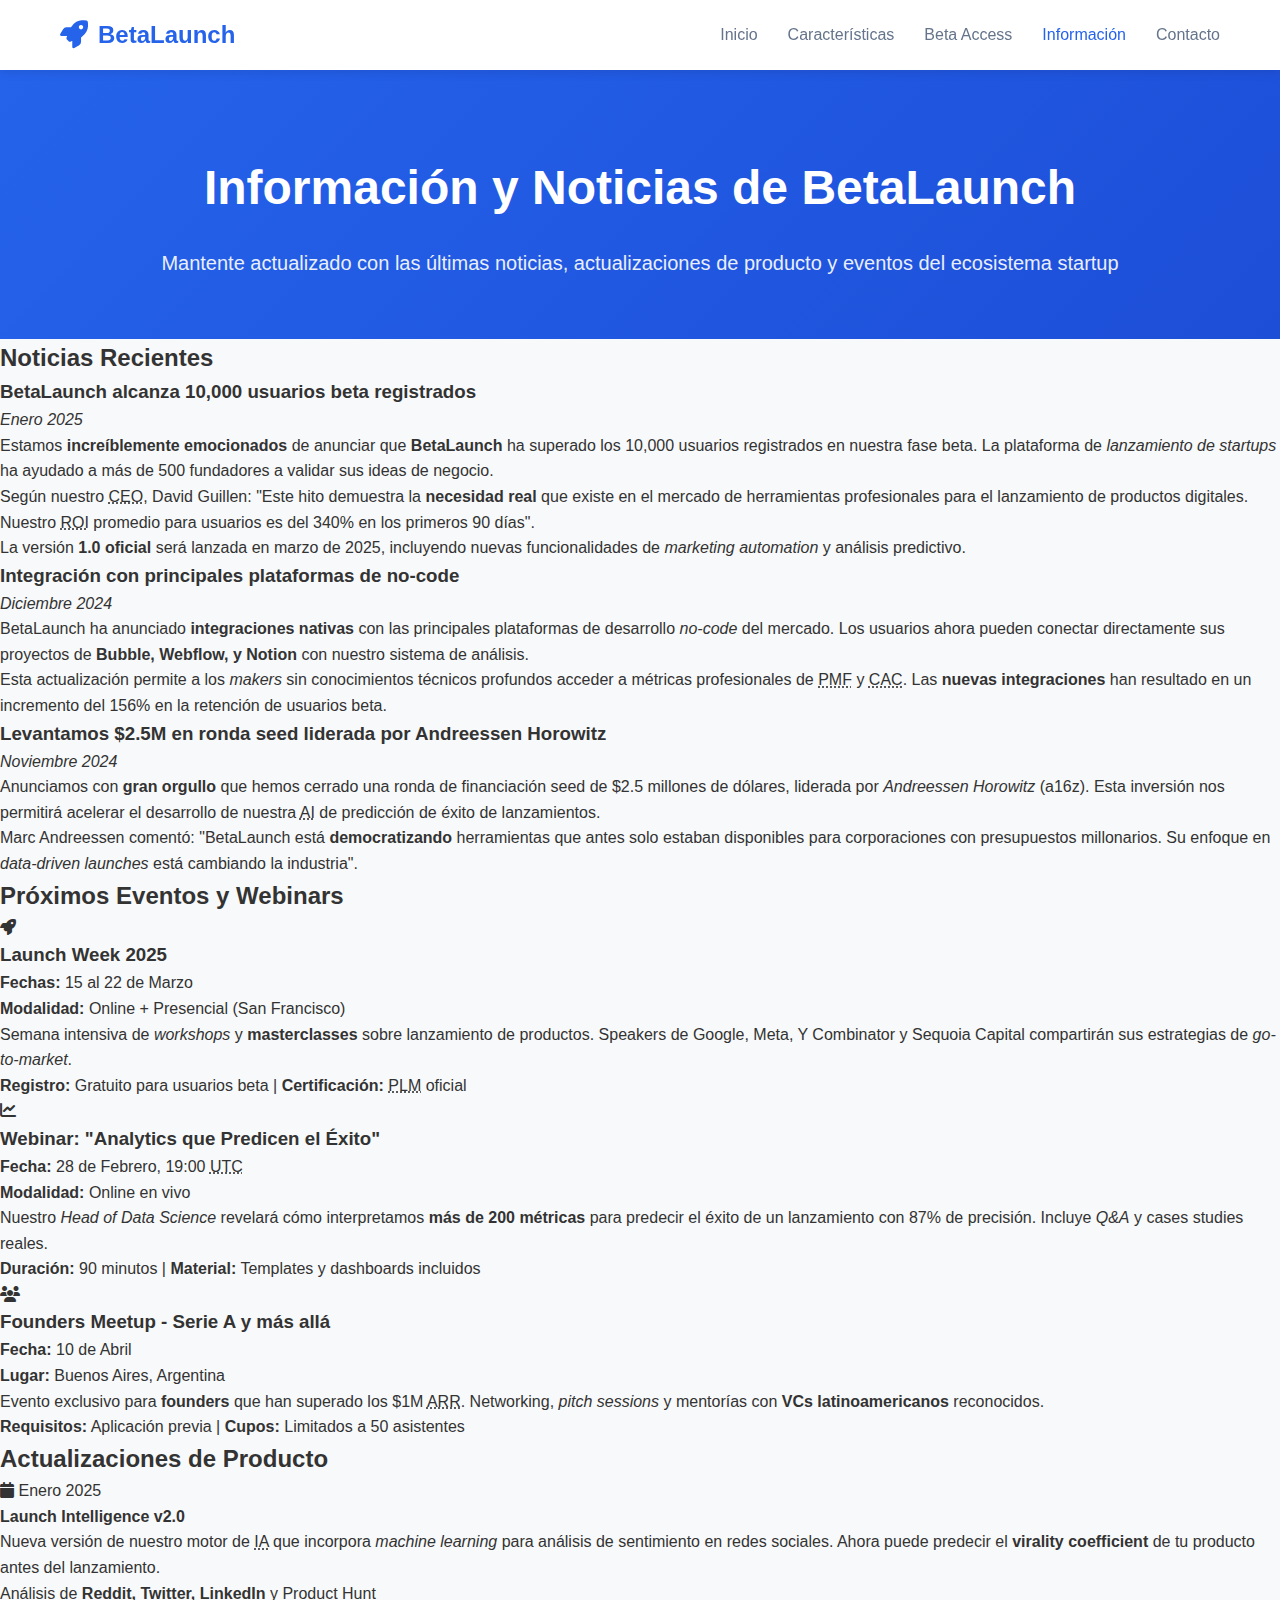
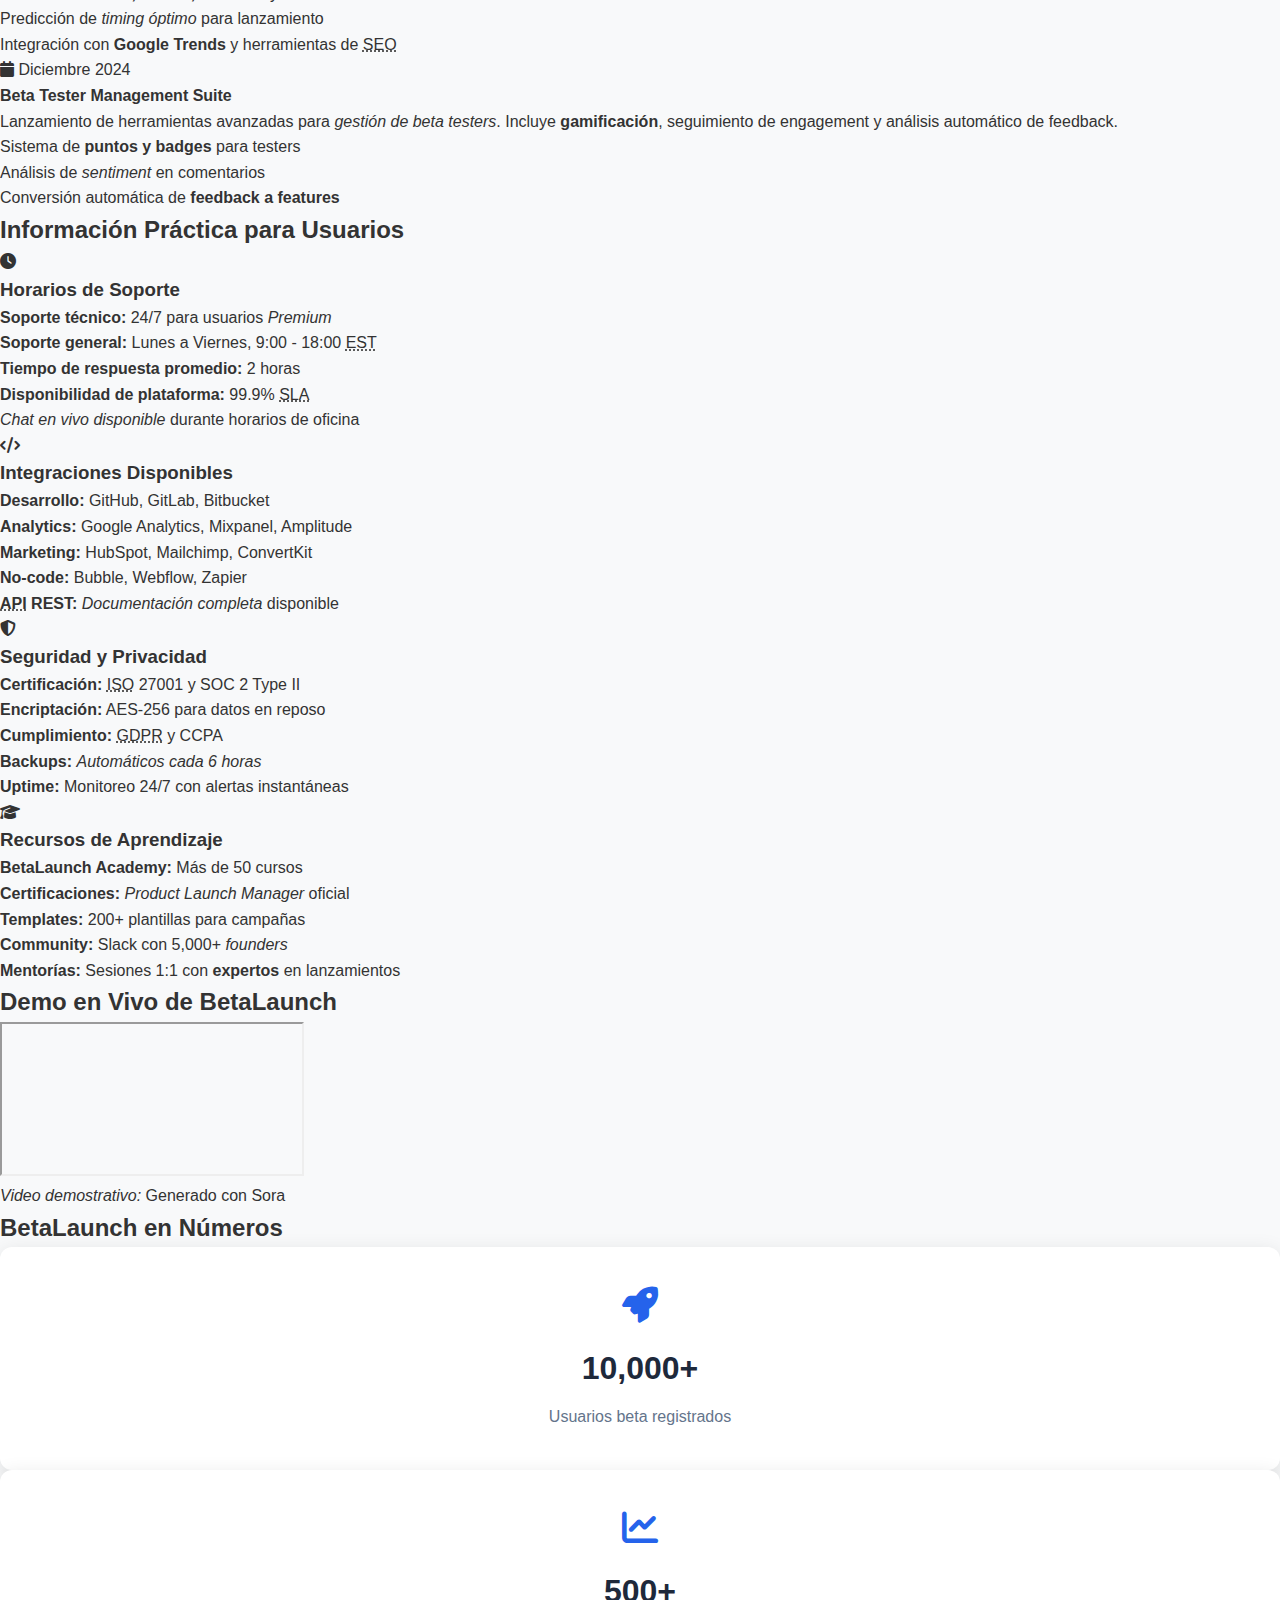
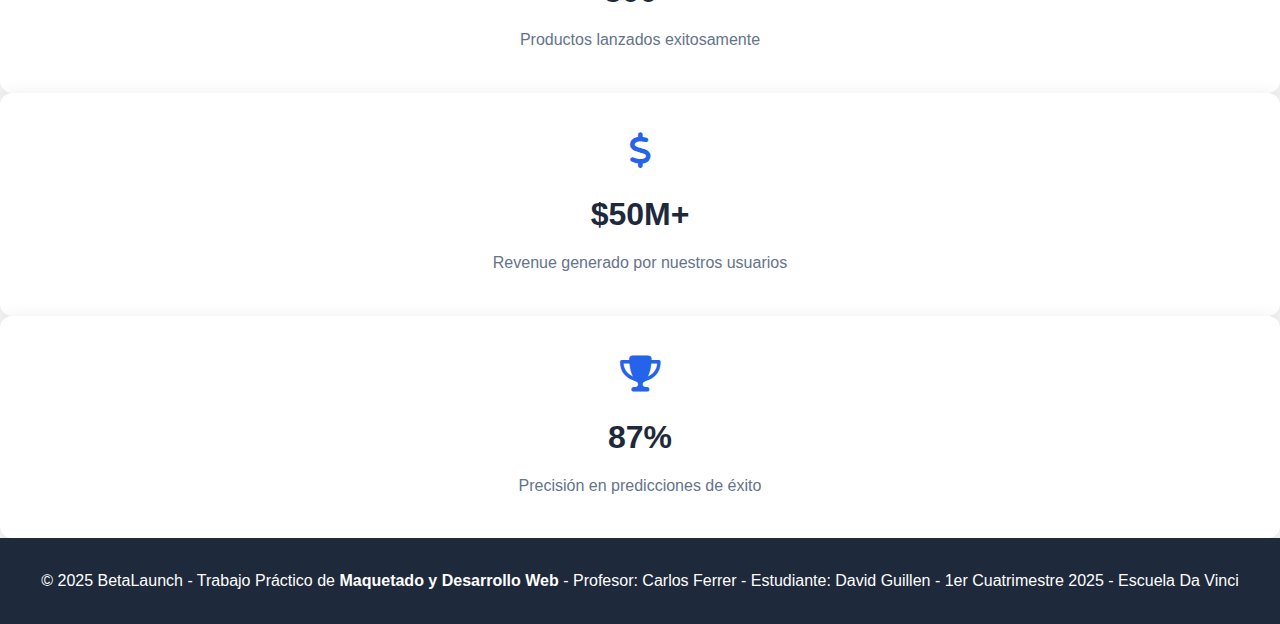
<file: informacion.html>
<!DOCTYPE html>
<html lang="es">
  <head>
    <meta charset="UTF-8" />
    <meta name="viewport" content="width=device-width, initial-scale=1.0" />
    <title>
      Información y Noticias - BetaLaunch | Plataforma de Lanzamiento de
      Startups
    </title>
    <link
      rel="stylesheet"
      href="https://cdnjs.cloudflare.com/ajax/libs/font-awesome/6.4.0/css/all.min.css"
    />
    <link rel="stylesheet" href="./css/style.css" />
  </head>
  <body>
    <nav class="navbar">
      <div class="nav-container">
        <div class="nav-brand">
          <i class="fas fa-rocket"></i>
          <span>BetaLaunch</span>
        </div>
        <ul class="nav-menu">
          <li><a href="index.html">Inicio</a></li>
          <li><a href="features.html">Características</a></li>
          <li><a href="pricing.html">Beta Access</a></li>
          <li><a href="informacion.html" class="active">Información</a></li>
          <li><a href="contact.html">Contacto</a></li>
        </ul>
      </div>
    </nav>

    <main>
      <section class="page-header">
        <h1>Información y Noticias de BetaLaunch</h1>
        <p>
          Mantente actualizado con las últimas noticias, actualizaciones de
          producto y eventos del ecosistema startup
        </p>
      </section>

      <section class="info-section">
        <h2>Noticias Recientes</h2>

        <article class="news-item">
          <h3>
            <strong>BetaLaunch alcanza 10,000 usuarios beta registrados</strong>
          </h3>
          <p class="news-date"><em>Enero 2025</em></p>
          <p>
            Estamos <strong>increíblemente emocionados</strong> de anunciar que
            <strong>BetaLaunch</strong> ha superado los 10,000 usuarios
            registrados en nuestra fase beta. La plataforma de
            <em>lanzamiento de startups</em> ha ayudado a más de 500 fundadores
            a validar sus ideas de negocio.
          </p>
          <p>
            Según nuestro <abbr title="Chief Executive Officer">CEO</abbr>,
            David Guillen: "Este hito demuestra la
            <strong>necesidad real</strong> que existe en el mercado de
            herramientas profesionales para el lanzamiento de productos
            digitales. Nuestro
            <abbr title="Return on Investment">ROI</abbr> promedio para usuarios
            es del 340% en los primeros 90 días".
          </p>
          <p>
            La versión <strong>1.0 oficial</strong> será lanzada en marzo de
            2025, incluyendo nuevas funcionalidades de
            <em>marketing automation</em> y análisis predictivo.
          </p>
        </article>

        <article class="news-item">
          <h3>
            <strong>Integración con principales plataformas de no-code</strong>
          </h3>
          <p class="news-date"><em>Diciembre 2024</em></p>
          <p>
            BetaLaunch ha anunciado <strong>integraciones nativas</strong> con
            las principales plataformas de desarrollo <em>no-code</em> del
            mercado. Los usuarios ahora pueden conectar directamente sus
            proyectos de <strong>Bubble, Webflow, y Notion</strong> con nuestro
            sistema de análisis.
          </p>
          <p>
            Esta actualización permite a los <em>makers</em> sin conocimientos
            técnicos profundos acceder a métricas profesionales de
            <abbr title="Product Market Fit">PMF</abbr> y
            <abbr title="Customer Acquisition Cost">CAC</abbr>. Las
            <strong>nuevas integraciones</strong> han resultado en un incremento
            del 156% en la retención de usuarios beta.
          </p>
        </article>

        <article class="news-item">
          <h3>
            <strong
              >Levantamos $2.5M en ronda seed liderada por Andreessen
              Horowitz</strong
            >
          </h3>
          <p class="news-date"><em>Noviembre 2024</em></p>
          <p>
            Anunciamos con <strong>gran orgullo</strong> que hemos cerrado una
            ronda de financiación seed de $2.5 millones de dólares, liderada por
            <em>Andreessen Horowitz</em> (a16z). Esta inversión nos permitirá
            acelerar el desarrollo de nuestra
            <abbr title="Artificial Intelligence">AI</abbr> de predicción de
            éxito de lanzamientos.
          </p>
          <p>
            Marc Andreessen comentó: "BetaLaunch está
            <strong>democratizando</strong> herramientas que antes solo estaban
            disponibles para corporaciones con presupuestos millonarios. Su
            enfoque en <em>data-driven launches</em> está cambiando la
            industria".
          </p>
        </article>
      </section>

      <section class="events-section">
        <h2>Próximos Eventos y Webinars</h2>

        <div class="events-grid">
          <div class="event-card">
            <i class="fas fa-rocket"></i>
            <h3>Launch Week 2025</h3>
            <p><strong>Fechas:</strong> 15 al 22 de Marzo</p>
            <p>
              <strong>Modalidad:</strong> Online + Presencial (San Francisco)
            </p>
            <p>
              Semana intensiva de <em>workshops</em> y
              <strong>masterclasses</strong> sobre lanzamiento de productos.
              Speakers de Google, Meta, Y Combinator y Sequoia Capital
              compartirán sus estrategias de <em>go-to-market</em>.
            </p>
            <p class="event-detail">
              <strong>Registro:</strong> Gratuito para usuarios beta |
              <strong>Certificación:</strong>
              <abbr title="Product Launch Management">PLM</abbr> oficial
            </p>
          </div>

          <div class="event-card">
            <i class="fas fa-chart-line"></i>
            <h3>Webinar: "Analytics que Predicen el Éxito"</h3>
            <p>
              <strong>Fecha:</strong> 28 de Febrero, 19:00
              <abbr title="Coordinated Universal Time">UTC</abbr>
            </p>
            <p><strong>Modalidad:</strong> Online en vivo</p>
            <p>
              Nuestro <em>Head of Data Science</em> revelará cómo interpretamos
              <strong>más de 200 métricas</strong> para predecir el éxito de un
              lanzamiento con 87% de precisión. Incluye <em>Q&A</em> y cases
              studies reales.
            </p>
            <p class="event-detail">
              <strong>Duración:</strong> 90 minutos |
              <strong>Material:</strong> Templates y dashboards incluidos
            </p>
          </div>

          <div class="event-card">
            <i class="fas fa-users"></i>
            <h3>Founders Meetup - Serie A y más allá</h3>
            <p><strong>Fecha:</strong> 10 de Abril</p>
            <p><strong>Lugar:</strong> Buenos Aires, Argentina</p>
            <p>
              Evento exclusivo para <strong>founders</strong> que han superado
              los $1M <abbr title="Annual Recurring Revenue">ARR</abbr>.
              Networking, <em>pitch sessions</em> y mentorías con
              <strong>VCs latinoamericanos</strong> reconocidos.
            </p>
            <p class="event-detail">
              <strong>Requisitos:</strong> Aplicación previa |
              <strong>Cupos:</strong> Limitados a 50 asistentes
            </p>
          </div>
        </div>
      </section>

      <section class="updates-section">
        <h2>Actualizaciones de Producto</h2>

        <div class="updates-timeline">
          <div class="update-item">
            <div class="update-date">
              <i class="fas fa-calendar"></i>
              <span>Enero 2025</span>
            </div>
            <div class="update-content">
              <h4><strong>Launch Intelligence v2.0</strong></h4>
              <p>
                Nueva versión de nuestro motor de
                <abbr title="Inteligencia Artificial">IA</abbr> que incorpora
                <em>machine learning</em> para análisis de sentimiento en redes
                sociales. Ahora puede predecir el
                <strong>virality coefficient</strong> de tu producto antes del
                lanzamiento.
              </p>
              <ul>
                <li>
                  Análisis de <strong>Reddit, Twitter, LinkedIn</strong> y
                  Product Hunt
                </li>
                <li>Predicción de <em>timing óptimo</em> para lanzamiento</li>
                <li>
                  Integración con <strong>Google Trends</strong> y herramientas
                  de <abbr title="Search Engine Optimization">SEO</abbr>
                </li>
              </ul>
            </div>
          </div>

          <div class="update-item">
            <div class="update-date">
              <i class="fas fa-calendar"></i>
              <span>Diciembre 2024</span>
            </div>
            <div class="update-content">
              <h4><strong>Beta Tester Management Suite</strong></h4>
              <p>
                Lanzamiento de herramientas avanzadas para
                <em>gestión de beta testers</em>. Incluye
                <strong>gamificación</strong>, seguimiento de engagement y
                análisis automático de feedback.
              </p>
              <ul>
                <li>
                  Sistema de <strong>puntos y badges</strong> para testers
                </li>
                <li>Análisis de <em>sentiment</em> en comentarios</li>
                <li>
                  Conversión automática de <strong>feedback a features</strong>
                </li>
              </ul>
            </div>
          </div>
        </div>
      </section>

      <section class="practical-info">
        <h2>Información Práctica para Usuarios</h2>

        <div class="info-cards">
          <div class="info-card">
            <i class="fas fa-clock"></i>
            <h3>Horarios de Soporte</h3>
            <p>
              <strong>Soporte técnico:</strong> 24/7 para usuarios
              <em>Premium</em>
            </p>
            <p>
              <strong>Soporte general:</strong> Lunes a Viernes, 9:00 - 18:00
              <abbr title="Eastern Standard Time">EST</abbr>
            </p>
            <p><strong>Tiempo de respuesta promedio:</strong> 2 horas</p>
            <p>
              <strong>Disponibilidad de plataforma:</strong> 99.9%
              <abbr title="Service Level Agreement">SLA</abbr>
            </p>
            <p><em>Chat en vivo disponible</em> durante horarios de oficina</p>
          </div>

          <div class="info-card">
            <i class="fas fa-code"></i>
            <h3>Integraciones Disponibles</h3>
            <p><strong>Desarrollo:</strong> GitHub, GitLab, Bitbucket</p>
            <p>
              <strong>Analytics:</strong> Google Analytics, Mixpanel, Amplitude
            </p>
            <p><strong>Marketing:</strong> HubSpot, Mailchimp, ConvertKit</p>
            <p><strong>No-code:</strong> Bubble, Webflow, Zapier</p>
            <p>
              <strong
                ><abbr title="Application Programming Interface">API</abbr>
                REST:</strong
              >
              <em>Documentación completa</em> disponible
            </p>
          </div>

          <div class="info-card">
            <i class="fas fa-shield-alt"></i>
            <h3>Seguridad y Privacidad</h3>
            <p>
              <strong>Certificación:</strong>
              <abbr title="International Organization for Standardization"
                >ISO</abbr
              >
              27001 y SOC 2 Type II
            </p>
            <p><strong>Encriptación:</strong> AES-256 para datos en reposo</p>
            <p>
              <strong>Cumplimiento:</strong>
              <abbr title="General Data Protection Regulation">GDPR</abbr> y
              CCPA
            </p>
            <p><strong>Backups:</strong> <em>Automáticos cada 6 horas</em></p>
            <p>
              <strong>Uptime:</strong> Monitoreo 24/7 con alertas instantáneas
            </p>
          </div>

          <div class="info-card">
            <i class="fas fa-graduation-cap"></i>
            <h3>Recursos de Aprendizaje</h3>
            <p><strong>BetaLaunch Academy:</strong> Más de 50 cursos</p>
            <p>
              <strong>Certificaciones:</strong>
              <em>Product Launch Manager</em> oficial
            </p>
            <p><strong>Templates:</strong> 200+ plantillas para campañas</p>
            <p>
              <strong>Community:</strong> Slack con 5,000+ <em>founders</em>
            </p>
            <p>
              <strong>Mentorías:</strong> Sesiones 1:1 con
              <strong>expertos</strong> en lanzamientos
            </p>
          </div>
        </div>
      </section>

      <!-- Video demo embebido -->
      <section class="multimedia-section">
        <h2>Demo en Vivo de BetaLaunch</h2>
        <div class="video-container">
          <iframe
            src="https://videos.openai.com/vg-assets/assets%2Ftask_01jz437vn1f5grsaz007dd0fd1%2Ftask_01jz437vn1f5grsaz007dd0fd1_genid_c4d1402e-5831-4df3-8385-967b831147bf_25_07_01_22_57_403613%2Fvideos%2F00000_57620557%2Fsource.mp4?st=2025-07-01T21%3A35%3A50Z&se=2025-07-07T22%3A35%3A50Z&sks=b&skt=2025-07-01T21%3A35%3A50Z&ske=2025-07-07T22%3A35%3A50Z&sktid=a48cca56-e6da-484e-a814-9c849652bcb3&skoid=aa5ddad1-c91a-4f0a-9aca-e20682cc8969&skv=2019-02-02&sv=2018-11-09&sr=b&sp=r&spr=https%2Chttp&sig=hd0ItcAKKfHvOul3GFEe9lvjPxg1to%2B9PqoYaJfJ2FU%3D&az=oaivgprodscus"
            title="BetaLaunch Platform Demo"
            allow="accelerometer; autoplay; clipboard-write; encrypted-media; gyroscope; picture-in-picture"
            allowfullscreen
          >
          </iframe>
          <p><em>Video demostrativo:</em> Generado con Sora</p>
        </div>
      </section>

      <section class="statistics-section">
        <h2>BetaLaunch en Números</h2>
        <div class="stats-grid">
          <div class="stat-item">
            <i class="fas fa-rocket"></i>
            <h3>10,000+</h3>
            <p>Usuarios beta registrados</p>
          </div>
          <div class="stat-item">
            <i class="fas fa-chart-line"></i>
            <h3>500+</h3>
            <p>Productos lanzados exitosamente</p>
          </div>
          <div class="stat-item">
            <i class="fas fa-dollar-sign"></i>
            <h3>$50M+</h3>
            <p>Revenue generado por nuestros usuarios</p>
          </div>
          <div class="stat-item">
            <i class="fas fa-trophy"></i>
            <h3>87%</h3>
            <p>Precisión en predicciones de éxito</p>
          </div>
        </div>
      </section>
    </main>

    <footer class="footer">
      <p>
        &copy; 2025 BetaLaunch - Trabajo Práctico de
        <strong>Maquetado y Desarrollo Web</strong> - Profesor: Carlos Ferrer -
        Estudiante: David Guillen - 1er Cuatrimestre 2025 - Escuela Da Vinci
      </p>
    </footer>

    <script src="./js/script.js"></script>
  </body>
</html>
</file>
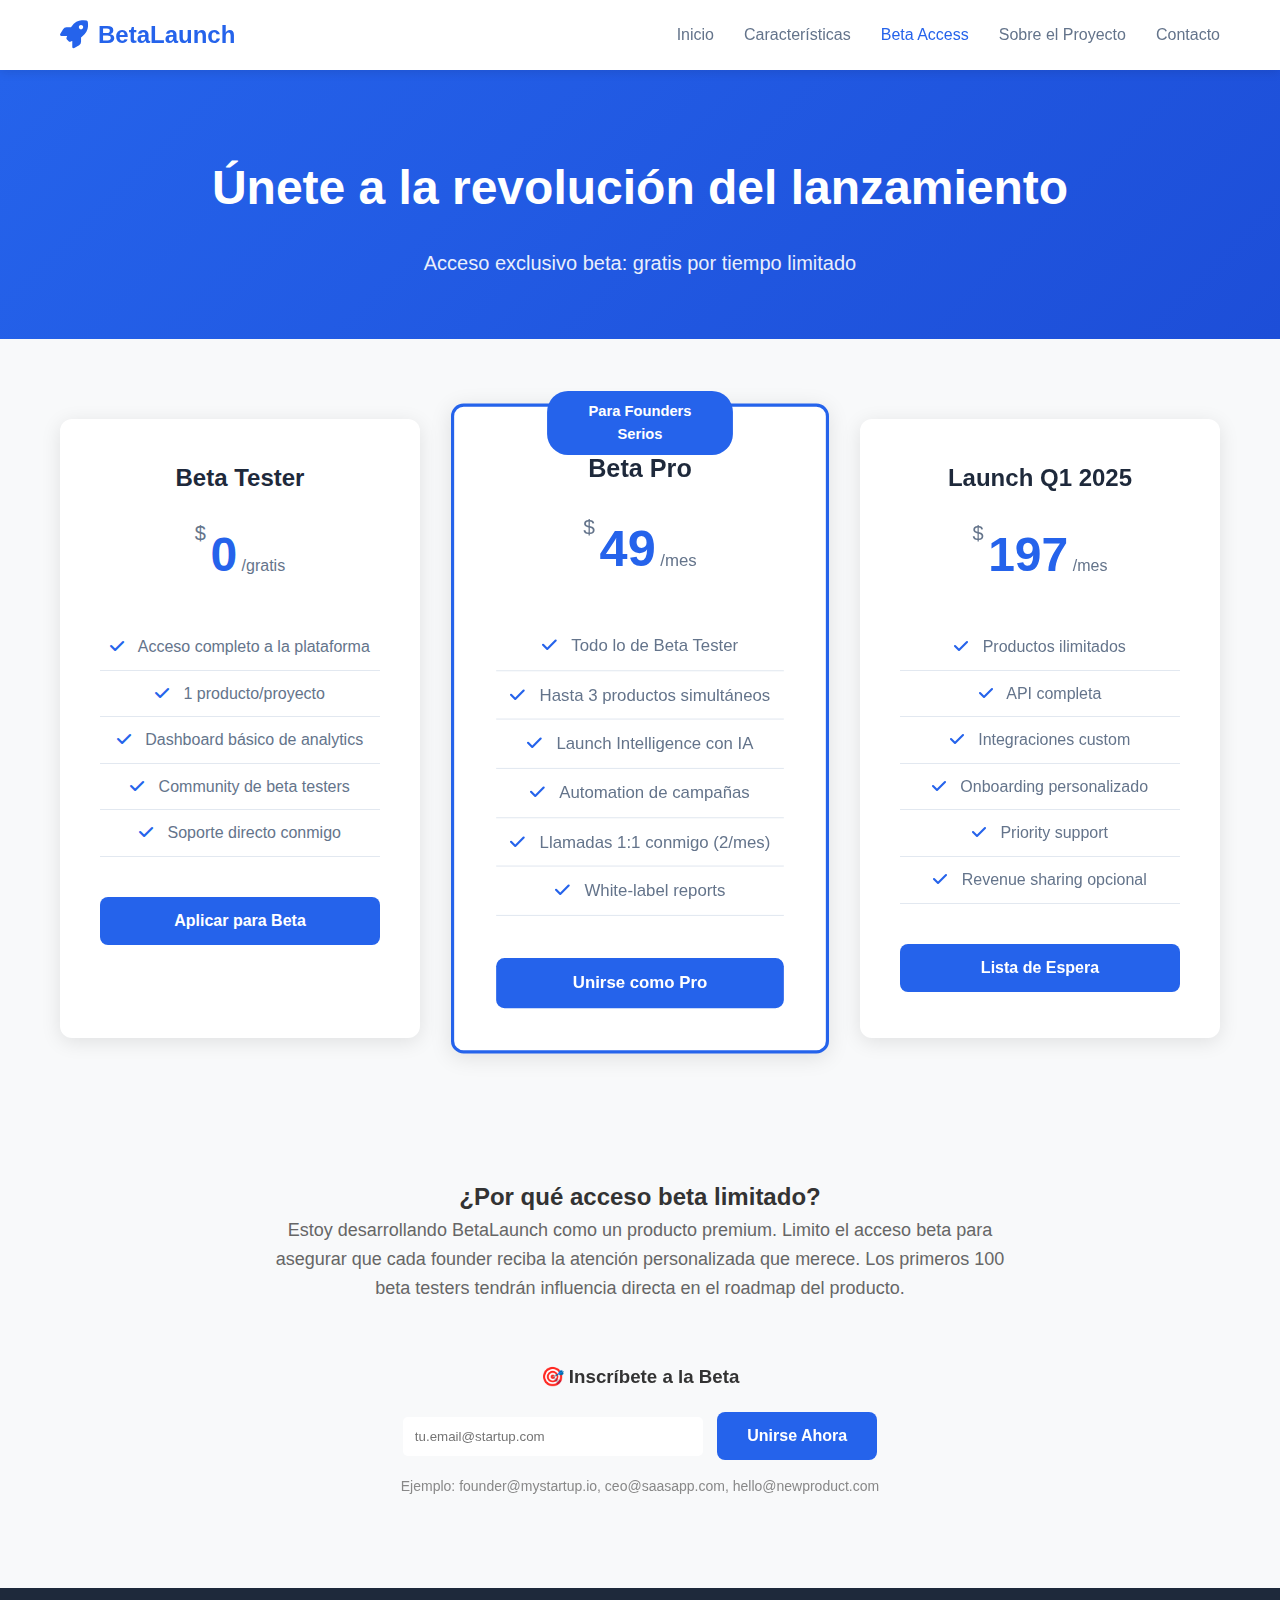
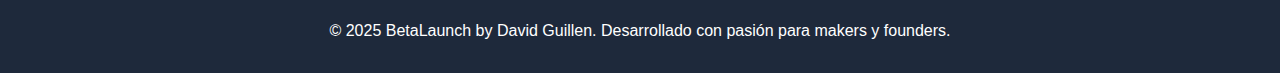
<file: pricing.html>
<!DOCTYPE html>
<html lang="es">
<head>
    <meta charset="UTF-8">
    <meta name="viewport" content="width=device-width, initial-scale=1.0">
    <title>Acceso Beta - BetaLaunch</title>
    <link rel="stylesheet" href="https://cdnjs.cloudflare.com/ajax/libs/font-awesome/6.4.0/css/all.min.css">
    <link rel="stylesheet" href="./css/style.css">
</head>
<body>
    <nav class="navbar">
        <div class="nav-container">
            <div class="nav-brand">
                <i class="fas fa-rocket"></i>
                <span>BetaLaunch</span>
            </div>
            <ul class="nav-menu">
                <li><a href="index.html">Inicio</a></li>
                <li><a href="features.html">Características</a></li>
                <li><a href="pricing.html" class="active">Beta Access</a></li>
                <li><a href="about.html">Sobre el Proyecto</a></li>
                <li><a href="contact.html">Contacto</a></li>
            </ul>
        </div>
    </nav>

    <main>
        <section class="page-header">
            <h1>Únete a la revolución del lanzamiento</h1>
            <p>Acceso exclusivo beta: gratis por tiempo limitado</p>
        </section>

        <section class="pricing-plans">
            <div class="plan-card">
                <div class="plan-header">
                    <h3>Beta Tester</h3>
                    <div class="price">
                        <span class="currency">$</span>
                        <span class="amount">0</span>
                        <span class="period">/gratis</span>
                    </div>
                </div>
                <ul class="plan-features">
                    <li><i class="fas fa-check"></i> Acceso completo a la plataforma</li>
                    <li><i class="fas fa-check"></i> 1 producto/proyecto</li>
                    <li><i class="fas fa-check"></i> Dashboard básico de analytics</li>
                    <li><i class="fas fa-check"></i> Community de beta testers</li>
                    <li><i class="fas fa-check"></i> Soporte directo conmigo</li>
                </ul>
                <button class="btn-plan">Aplicar para Beta</button>
            </div>

            <div class="plan-card featured">
                <div class="plan-badge">Para Founders Serios</div>
                <div class="plan-header">
                    <h3>Beta Pro</h3>
                    <div class="price">
                        <span class="currency">$</span>
                        <span class="amount">49</span>
                        <span class="period">/mes</span>
                    </div>
                </div>
                <ul class="plan-features">
                    <li><i class="fas fa-check"></i> Todo lo de Beta Tester</li>
                    <li><i class="fas fa-check"></i> Hasta 3 productos simultáneos</li>
                    <li><i class="fas fa-check"></i> Launch Intelligence con IA</li>
                    <li><i class="fas fa-check"></i> Automation de campañas</li>
                    <li><i class="fas fa-check"></i> Llamadas 1:1 conmigo (2/mes)</li>
                    <li><i class="fas fa-check properties"></i> White-label reports</li>
                </ul>
                <button class="btn-plan">Unirse como Pro</button>
            </div>

            <div class="plan-card">
                <div class="plan-header">
                    <h3>Launch Q1 2025</h3>
                    <div class="price">
                        <span class="currency">$</span>
                        <span class="amount">197</span>
                        <span class="period">/mes</span>
                    </div>
                </div>
                <ul class="plan-features">
                    <li><i class="fas fa-check"></i> Productos ilimitados</li>
                    <li><i class="fas fa-check"></i> API completa</li>
                    <li><i class="fas fa-check"></i> Integraciones custom</li>
                    <li><i class="fas fa-check"></i> Onboarding personalizado</li>
                    <li><i class="fas fa-check"></i> Priority support</li>
                    <li><i class="fas fa-check"></i> Revenue sharing opcional</li>
                </ul>
                <button class="btn-plan">Lista de Espera</button>
            </div>
        </section>

        <div style="max-width: 800px; margin: 60px auto; text-align: center; padding: 0 20px;">
            <h2>¿Por qué acceso beta limitado?</h2>
            <p style="font-size: 18px; line-height: 1.6; color: #666; margin-bottom: 30px;">
                Estoy desarrollando BetaLaunch como un producto premium. Limito el acceso beta para asegurar que cada founder reciba la atención personalizada que merece. Los primeros 100 beta testers tendrán influencia directa en el roadmap del producto.
            </p>
            
            <div style="background: rgba(255,255,255,0.1); padding: 30px; border-radius: 10px; backdrop-filter: blur(10px);">
                <h3>🎯 Inscríbete a la Beta</h3>
                <form style="margin-top: 20px;">
                    <input type="email" placeholder="tu.email@startup.com" style="width: 300px; padding: 12px; margin-right: 10px; border: none; border-radius: 5px;">
                    <button type="submit" class="btn-primary">Unirse Ahora</button>
                </form>
                <p style="font-size: 14px; color: #888; margin-top: 15px;">
                    Ejemplo: founder@mystartup.io, ceo@saasapp.com, hello@newproduct.com
                </p>
            </div>
        </div>
    </main>

    <footer class="footer">
        <p>&copy; 2025 BetaLaunch by David Guillen. Desarrollado con pasión para makers y founders.</p>
    </footer>

    <script src="./js/script.js"></script>
</body>
</html>
</file>
<file: css/style.css>
* {
    margin: 0;
    padding: 0;
    box-sizing: border-box;
}

body {
    font-family: 'Segoe UI', Tahoma, Geneva, Verdana, sans-serif;
    line-height: 1.6;
    color: #333;
    background-color: #f8f9fa;
}

.navbar {
    background: #fff;
    box-shadow: 0 2px 10px rgba(0,0,0,0.1);
    position: fixed;
    top: 0;
    width: 100%;
    z-index: 1000;
}

.nav-container {
    max-width: 1200px;
    margin: 0 auto;
    padding: 0 20px;
    display: flex;
    justify-content: space-between;
    align-items: center;
    height: 70px;
}

.nav-brand {
    display: flex;
    align-items: center;
    font-size: 24px;
    font-weight: bold;
    color: #2563eb;
}

.nav-brand i {
    margin-right: 10px;
    font-size: 28px;
}

.nav-menu {
    display: flex;
    list-style: none;
    gap: 30px;
}

.nav-menu a {
    text-decoration: none;
    color: #64748b;
    font-weight: 500;
    transition: color 0.3s;
}

.nav-menu a:hover,
.nav-menu a.active {
    color: #2563eb;
}

main {
    margin-top: 70px;
    min-height: calc(100vh - 140px);
}

.hero {
    display: flex;
    align-items: center;
    min-height: 600px;
    max-width: 1200px;
    margin: 0 auto;
    padding: 80px 20px;
    gap: 60px;
}

.hero-content {
    flex: 1;
}

.hero-content h1 {
    font-size: 48px;
    color: #1e293b;
    margin-bottom: 20px;
    line-height: 1.2;
}

.hero-content p {
    font-size: 20px;
    color: #64748b;
    margin-bottom: 40px;
}

.hero-buttons {
    display: flex;
    gap: 20px;
}

.btn-primary {
    background: #2563eb;
    color: white;
    padding: 15px 30px;
    border: none;
    border-radius: 8px;
    font-size: 16px;
    font-weight: 600;
    cursor: pointer;
    transition: background 0.3s;
}

.btn-primary:hover {
    background: #1d4ed8;
}

.btn-secondary {
    background: transparent;
    color: #2563eb;
    padding: 15px 30px;
    border: 2px solid #2563eb;
    border-radius: 8px;
    font-size: 16px;
    font-weight: 600;
    cursor: pointer;
    transition: all 0.3s;
}

.btn-secondary:hover {
    background: #2563eb;
    color: white;
}

.hero-image {
    flex: 1;
    text-align: center;
}

.hero-image i {
    font-size: 200px;
    color: #e2e8f0;
}

.features-preview {
    background: white;
    padding: 80px 20px;
}

.features-preview h2 {
    text-align: center;
    font-size: 36px;
    color: #1e293b;
    margin-bottom: 60px;
}

.features-grid {
    display: grid;
    grid-template-columns: repeat(3, 1fr);
    gap: 40px;
    max-width: 1200px;
    margin: 0 auto;
}

.feature-card {
    text-align: center;
    padding: 40px 20px;
    border-radius: 12px;
    box-shadow: 0 4px 20px rgba(0,0,0,0.1);
    background: white;
    transition: transform 0.3s;
}

.feature-card:hover {
    transform: translateY(-5px);
}

.feature-card i {
    font-size: 48px;
    color: #2563eb;
    margin-bottom: 20px;
}

.feature-card h3 {
    font-size: 24px;
    color: #1e293b;
    margin-bottom: 15px;
}

.feature-card p {
    color: #64748b;
    font-size: 16px;
}

.page-header {
    text-align: center;
    padding: 80px 20px 60px;
    background: linear-gradient(135deg, #2563eb 0%, #1d4ed8 100%);
    color: white;
}

.page-header h1 {
    font-size: 48px;
    margin-bottom: 20px;
}

.page-header p {
    font-size: 20px;
    opacity: 0.9;
}

.features-detailed {
    max-width: 1200px;
    margin: 0 auto;
    padding: 80px 20px;
}

.feature-row {
    background: white;
    border-radius: 12px;
    padding: 60px;
    margin-bottom: 40px;
    box-shadow: 0 4px 20px rgba(0,0,0,0.1);
}

.feature-info i {
    font-size: 48px;
    color: #2563eb;
    margin-bottom: 20px;
}

.feature-info h3 {
    font-size: 28px;
    color: #1e293b;
    margin-bottom: 20px;
}

.feature-info p {
    font-size: 18px;
    color: #64748b;
    margin-bottom: 30px;
}

.feature-info ul {
    list-style: none;
}

.feature-info li {
    padding: 8px 0;
    color: #64748b;
    font-size: 16px;
}

.feature-info li:before {
    content: "✓ ";
    color: #2563eb;
    font-weight: bold;
    margin-right: 10px;
}

.pricing-plans {
    display: grid;
    grid-template-columns: repeat(3, 1fr);
    gap: 40px;
    max-width: 1200px;
    margin: 0 auto;
    padding: 80px 20px;
}

.plan-card {
    background: white;
    border-radius: 12px;
    padding: 40px;
    text-align: center;
    box-shadow: 0 4px 20px rgba(0,0,0,0.1);
    position: relative;
    transition: transform 0.3s;
}

.plan-card:hover {
    transform: translateY(-5px);
}

.plan-card.featured {
    border: 3px solid #2563eb;
    transform: scale(1.05);
}

.plan-badge {
    position: absolute;
    top: -15px;
    left: 50%;
    transform: translateX(-50%);
    background: #2563eb;
    color: white;
    padding: 8px 20px;
    border-radius: 20px;
    font-size: 14px;
    font-weight: 600;
}

.plan-header h3 {
    font-size: 24px;
    color: #1e293b;
    margin-bottom: 20px;
}

.price {
    margin-bottom: 30px;
}

.currency {
    font-size: 20px;
    color: #64748b;
    vertical-align: top;
}

.amount {
    font-size: 48px;
    font-weight: bold;
    color: #2563eb;
}

.period {
    font-size: 16px;
    color: #64748b;
}

.plan-features {
    list-style: none;
    margin-bottom: 40px;
}

.plan-features li {
    padding: 10px 0;
    border-bottom: 1px solid #e2e8f0;
    color: #64748b;
}

.plan-features i {
    color: #2563eb;
    margin-right: 10px;
}

.btn-plan {
    width: 100%;
    background: #2563eb;
    color: white;
    padding: 15px;
    border: none;
    border-radius: 8px;
    font-size: 16px;
    font-weight: 600;
    cursor: pointer;
    transition: background 0.3s;
}

.btn-plan:hover {
    background: #1d4ed8;
}

.about-content {
    max-width: 1200px;
    margin: 0 auto;
    padding: 80px 20px;
}

.about-section {
    background: white;
    padding: 60px;
    border-radius: 12px;
    margin-bottom: 60px;
    box-shadow: 0 4px 20px rgba(0,0,0,0.1);
}

.about-section h2 {
    font-size: 32px;
    color: #1e293b;
    margin-bottom: 30px;
}

.about-section p {
    font-size: 18px;
    color: #64748b;
    line-height: 1.8;
}

.stats-section {
    display: grid;
    grid-template-columns: repeat(4, 1fr);
    gap: 40px;
    margin-bottom: 60px;
}

.stat-item {
    text-align: center;
    background: white;
    padding: 40px 20px;
    border-radius: 12px;
    box-shadow: 0 4px 20px rgba(0,0,0,0.1);
}

.stat-item i {
    font-size: 36px;
    color: #2563eb;
    margin-bottom: 20px;
}

.stat-item h3 {
    font-size: 32px;
    color: #1e293b;
    margin-bottom: 10px;
}

.stat-item p {
    color: #64748b;
}

.team-section {
    background: white;
    padding: 60px;
    border-radius: 12px;
    box-shadow: 0 4px 20px rgba(0,0,0,0.1);
}

.team-section h2 {
    font-size: 32px;
    color: #1e293b;
    margin-bottom: 40px;
    text-align: center;
}

.team-grid {
    display: grid;
    grid-template-columns: repeat(3, 1fr);
    gap: 40px;
}

.team-member {
    text-align: center;
}

.team-member i {
    font-size: 80px;
    color: #e2e8f0;
    margin-bottom: 20px;
}

.team-member h4 {
    font-size: 20px;
    color: #1e293b;
    margin-bottom: 5px;
}

.team-member p {
    color: #64748b;
}

.contact-content {
    display: grid;
    grid-template-columns: 1fr 1fr;
    gap: 60px;
    max-width: 1200px;
    margin: 0 auto;
    padding: 80px 20px;
}

.contact-info h2 {
    font-size: 32px;
    color: #1e293b;
    margin-bottom: 40px;
}

.contact-item {
    display: flex;
    align-items: flex-start;
    margin-bottom: 30px;
    background: white;
    padding: 30px;
    border-radius: 12px;
    box-shadow: 0 4px 20px rgba(0,0,0,0.1);
}

.contact-item i {
    font-size: 24px;
    color: #2563eb;
    margin-right: 20px;
    margin-top: 5px;
}

.contact-item h4 {
    font-size: 18px;
    color: #1e293b;
    margin-bottom: 5px;
}

.contact-item p {
    color: #64748b;
    margin: 0;
}

.contact-form {
    background: white;
    padding: 40px;
    border-radius: 12px;
    box-shadow: 0 4px 20px rgba(0,0,0,0.1);
}

.contact-form h2 {
    font-size: 32px;
    color: #1e293b;
    margin-bottom: 30px;
}

.form-group {
    margin-bottom: 25px;
}

.form-group label {
    display: block;
    font-weight: 600;
    color: #1e293b;
    margin-bottom: 8px;
}

.form-group input,
.form-group textarea {
    width: 100%;
    padding: 12px;
    border: 2px solid #e2e8f0;
    border-radius: 8px;
    font-size: 16px;
    transition: border-color 0.3s;
}

.form-group input:focus,
.form-group textarea:focus {
    outline: none;
    border-color: #2563eb;
}

.footer {
    background: #1e293b;
    color: white;
    text-align: center;
    padding: 30px 20px;
}
</file>
